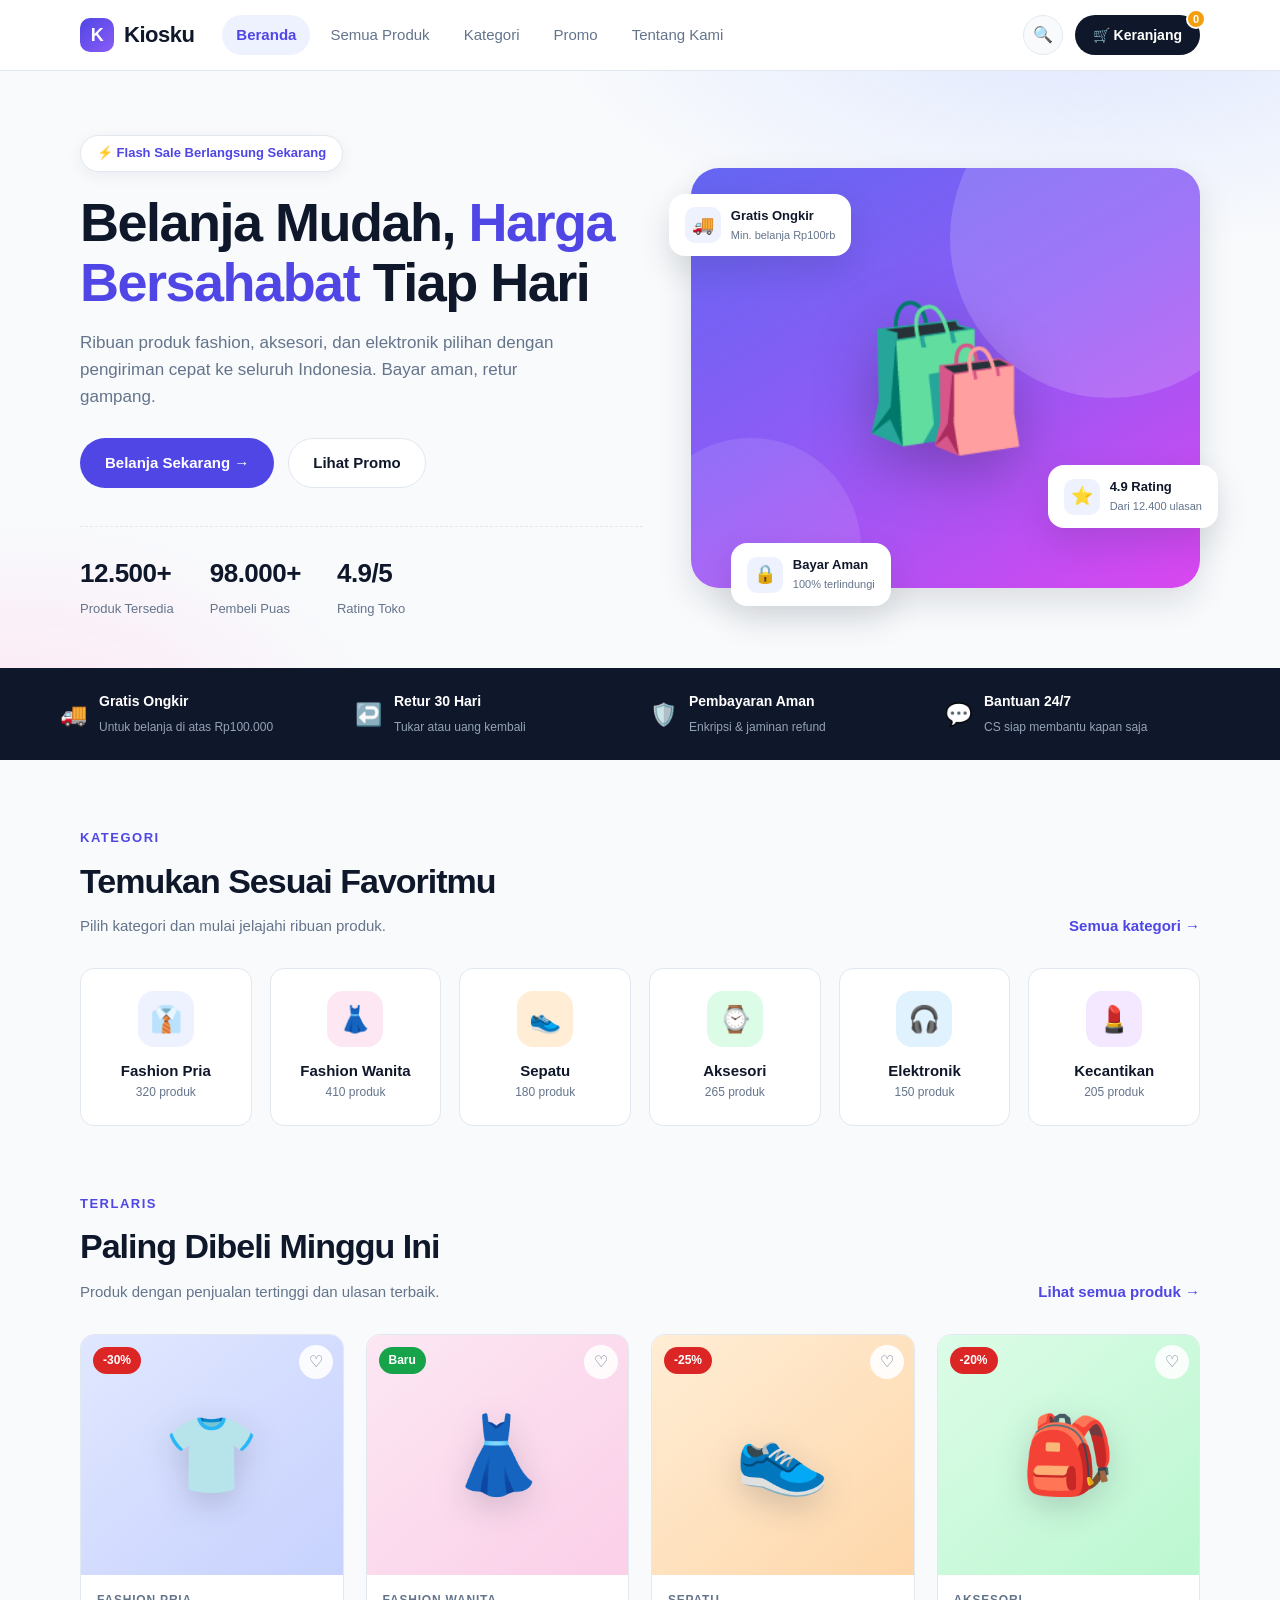
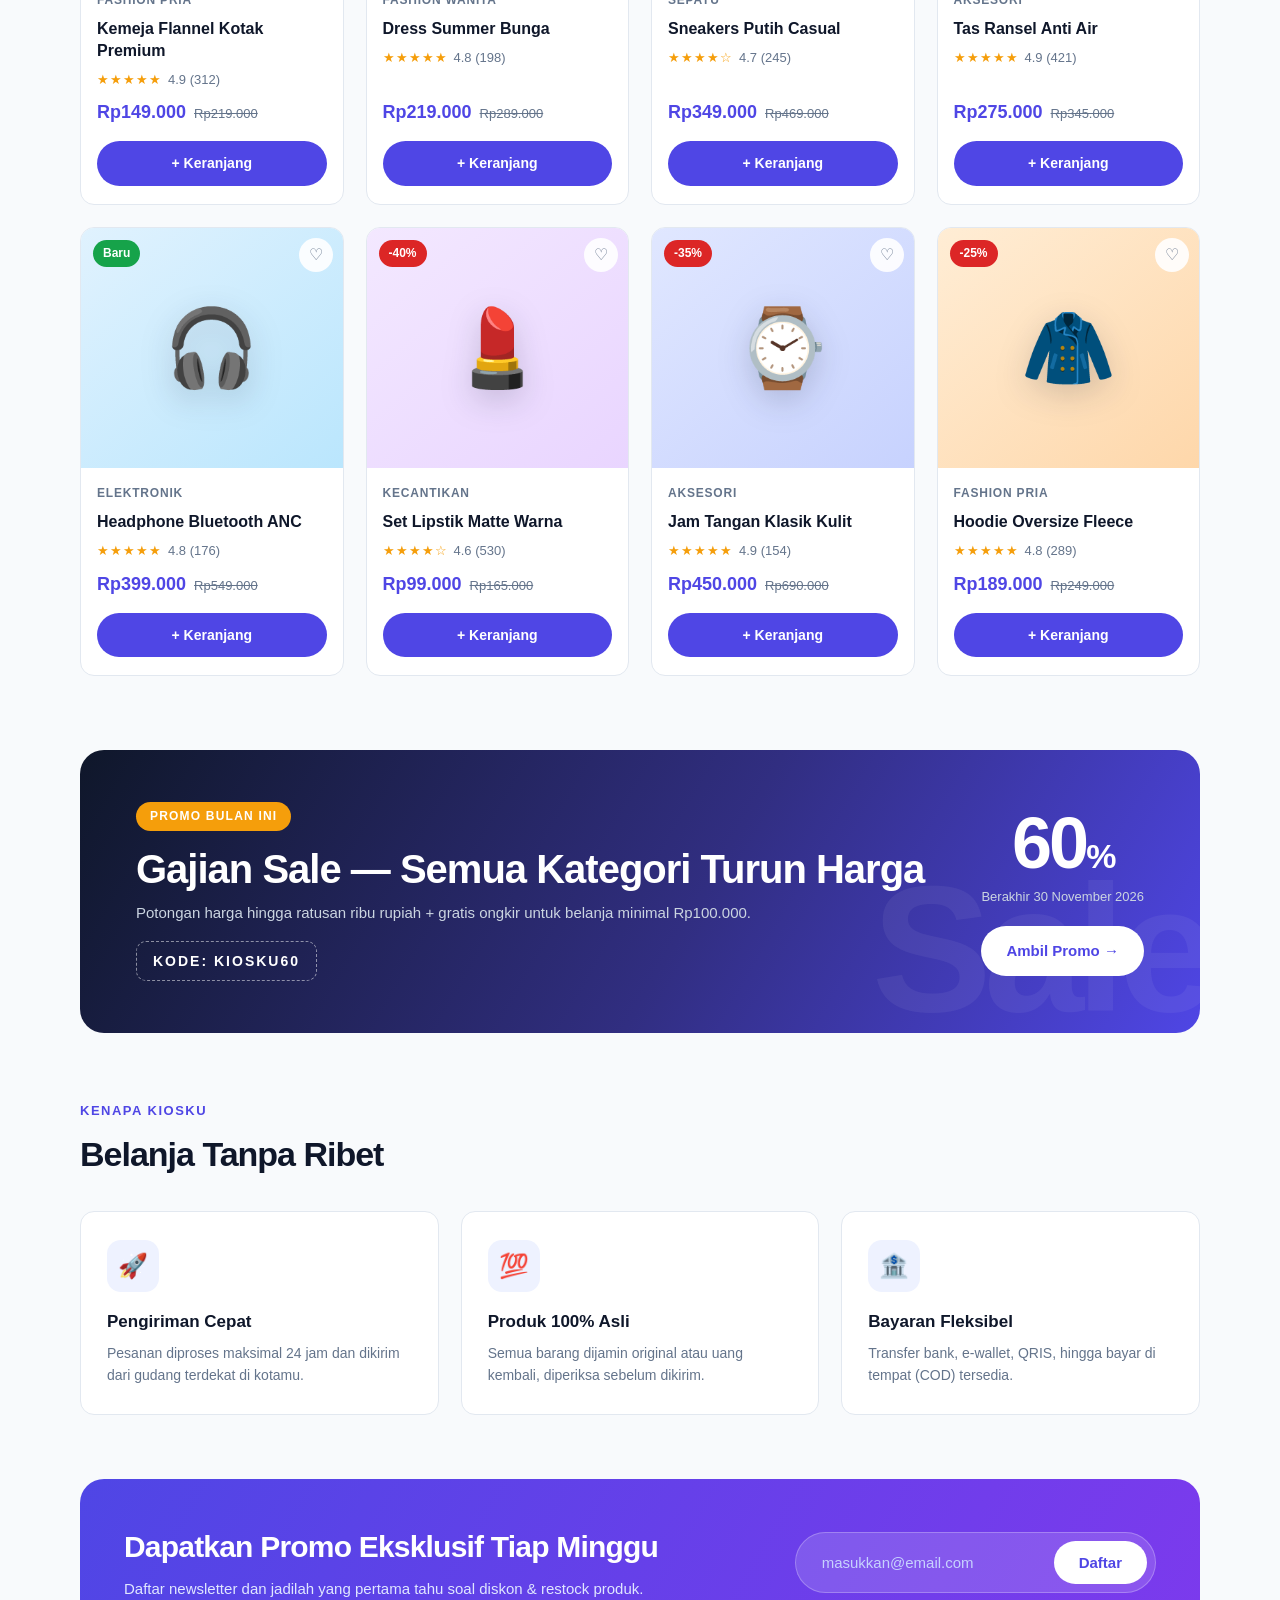
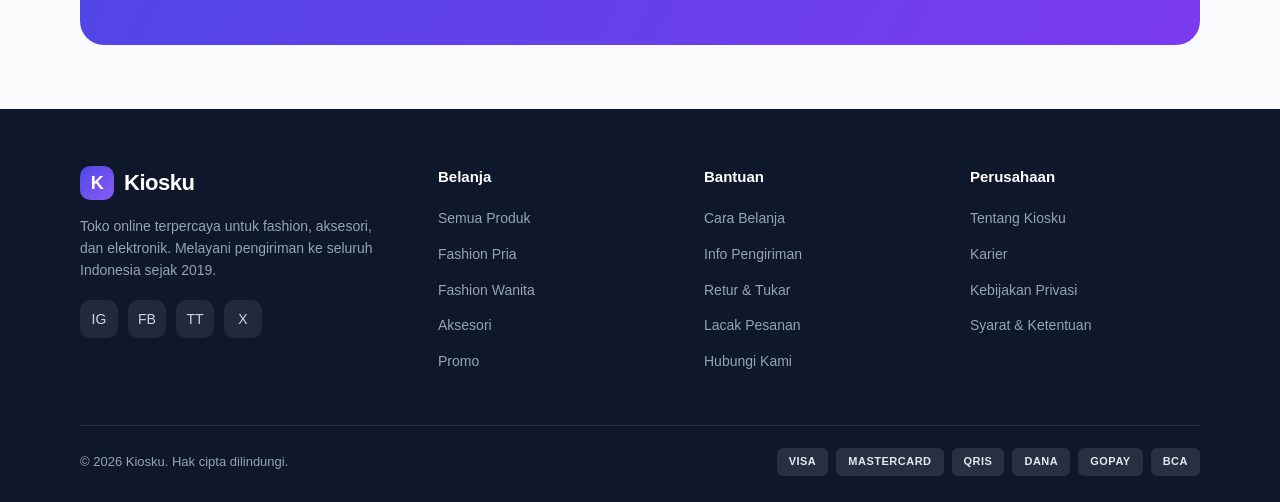
<file: index.html>
<!DOCTYPE html>
<html lang="id">
<head>
  <meta charset="UTF-8">
  <meta name="viewport" content="width=device-width, initial-scale=1">
  <title>Kiosku — Toko Online Fashion, Aksesori & Elektronik</title>
  <meta name="description" content="Kiosku, toko online terpercaya untuk fashion, aksesori, sepatu, dan elektronik. Gratis ongkir, retur 30 hari, bayar aman.">
  <link rel="stylesheet" href="style.css">
</head>
<body>

  <!-- ================= HEADER ================= -->
  <header class="site-header">
    <div class="container header-inner">
      <a class="logo" href="index.html">
        <span class="logo-mark">K</span> Kiosku
      </a>

      <nav class="nav">
        <a href="index.html" class="active">Beranda</a>
        <a href="produk.html">Semua Produk</a>
        <a href="index.html#kategori">Kategori</a>
        <a href="index.html#promo">Promo</a>
        <a href="index.html#footer">Tentang Kami</a>
      </nav>

      <div class="header-actions">
        <a class="icon-link" href="produk.html" aria-label="Cari produk">🔍</a>
        <a class="cart-btn" href="keranjang.html">
          🛒 Keranjang <span class="cart-count"></span>
        </a>
      </div>
    </div>
  </header>

  <main>

    <!-- ================= HERO ================= -->
    <section class="hero">
      <div class="container hero-inner">
        <div class="hero-content">
          <span class="hero-tag">⚡ Flash Sale Berlangsung Sekarang</span>
          <h1 class="hero-title">Belanja Mudah, <em>Harga Bersahabat</em> Tiap Hari</h1>
          <p class="hero-text">
            Ribuan produk fashion, aksesori, dan elektronik pilihan dengan
            pengiriman cepat ke seluruh Indonesia. Bayar aman, retur gampang.
          </p>

          <div class="hero-actions">
            <a class="btn btn-primary" href="produk.html">Belanja Sekarang →</a>
            <a class="btn btn-outline" href="index.html#promo">Lihat Promo</a>
          </div>

          <div class="hero-stats">
            <div class="stat"><b>12.500+</b><span>Produk Tersedia</span></div>
            <div class="stat"><b>98.000+</b><span>Pembeli Puas</span></div>
            <div class="stat"><b>4.9/5</b><span>Rating Toko</span></div>
          </div>
        </div>

        <div class="hero-visual">
          <div class="hero-panel">
            <span class="hero-emoji">🛍️</span>
          </div>
          <div class="float-card fc-1">
            <span class="fc-icon">🚚</span>
            <div>Gratis Ongkir<small>Min. belanja Rp100rb</small></div>
          </div>
          <div class="float-card fc-2">
            <span class="fc-icon">⭐</span>
            <div>4.9 Rating<small>Dari 12.400 ulasan</small></div>
          </div>
          <div class="float-card fc-3">
            <span class="fc-icon">🔒</span>
            <div>Bayar Aman<small>100% terlindungi</small></div>
          </div>
        </div>
      </div>
    </section>

    <!-- ================= STRIP KEPERCAYAAN ================= -->
    <section class="trust-strip">
      <div class="container trust-grid">
        <div class="trust-item">
          <span class="t-icon">🚚</span>
          <div><b>Gratis Ongkir</b><span>Untuk belanja di atas Rp100.000</span></div>
        </div>
        <div class="trust-item">
          <span class="t-icon">↩️</span>
          <div><b>Retur 30 Hari</b><span>Tukar atau uang kembali</span></div>
        </div>
        <div class="trust-item">
          <span class="t-icon">🛡️</span>
          <div><b>Pembayaran Aman</b><span>Enkripsi & jaminan refund</span></div>
        </div>
        <div class="trust-item">
          <span class="t-icon">💬</span>
          <div><b>Bantuan 24/7</b><span>CS siap membantu kapan saja</span></div>
        </div>
      </div>
    </section>

    <!-- ================= KATEGORI ================= -->
    <section class="section" id="kategori">
      <div class="container">
        <div class="section-head">
          <div>
            <span class="section-kicker">Kategori</span>
            <h2 class="section-title">Temukan Sesuai Favoritmu</h2>
            <p class="section-sub">Pilih kategori dan mulai jelajahi ribuan produk.</p>
          </div>
          <a class="link-more" href="produk.html">Semua kategori →</a>
        </div>

        <div class="category-grid">
          <a class="category-card" href="produk.html">
            <div class="category-emoji">👔</div>
            <div class="category-name">Fashion Pria</div>
            <div class="category-count">320 produk</div>
          </a>
          <a class="category-card" href="produk.html">
            <div class="category-emoji">👗</div>
            <div class="category-name">Fashion Wanita</div>
            <div class="category-count">410 produk</div>
          </a>
          <a class="category-card" href="produk.html">
            <div class="category-emoji">👟</div>
            <div class="category-name">Sepatu</div>
            <div class="category-count">180 produk</div>
          </a>
          <a class="category-card" href="produk.html">
            <div class="category-emoji">⌚</div>
            <div class="category-name">Aksesori</div>
            <div class="category-count">265 produk</div>
          </a>
          <a class="category-card" href="produk.html">
            <div class="category-emoji">🎧</div>
            <div class="category-name">Elektronik</div>
            <div class="category-count">150 produk</div>
          </a>
          <a class="category-card" href="produk.html">
            <div class="category-emoji">💄</div>
            <div class="category-name">Kecantikan</div>
            <div class="category-count">205 produk</div>
          </a>
        </div>
      </div>
    </section>

    <!-- ================= PRODUK TERLARIS ================= -->
    <section class="section" style="padding-top: 0;">
      <div class="container">
        <div class="section-head">
          <div>
            <span class="section-kicker">Terlaris</span>
            <h2 class="section-title">Paling Dibeli Minggu Ini</h2>
            <p class="section-sub">Produk dengan penjualan tertinggi dan ulasan terbaik.</p>
          </div>
          <a class="link-more" href="produk.html">Lihat semua produk →</a>
        </div>

        <div class="product-grid">

          <article class="product-card">
            <div class="product-media tint-1">
              <span class="product-badge">-30%</span>
              <button class="fav" type="button" aria-label="Simpan ke favorit">♡</button>
              <span class="product-emoji">👕</span>
              <a class="quick-view" href="produk.html">Lihat Detail</a>
            </div>
            <div class="product-info">
              <span class="product-cat">Fashion Pria</span>
              <h3 class="product-name"><a href="produk.html">Kemeja Flannel Kotak Premium</a></h3>
              <div class="product-meta">
                <span class="stars">★★★★★</span>
                <span class="rating-text">4.9 (312)</span>
              </div>
              <div class="product-price">
                <span class="price-now">Rp149.000</span>
                <span class="price-old">Rp219.000</span>
              </div>
              <a class="btn btn-primary add-btn" href="keranjang.html#kemeja-flannel">+ Keranjang</a>
            </div>
          </article>

          <article class="product-card">
            <div class="product-media tint-2">
              <span class="product-badge badge-new">Baru</span>
              <button class="fav" type="button" aria-label="Simpan ke favorit">♡</button>
              <span class="product-emoji">👗</span>
              <a class="quick-view" href="produk.html">Lihat Detail</a>
            </div>
            <div class="product-info">
              <span class="product-cat">Fashion Wanita</span>
              <h3 class="product-name"><a href="produk.html">Dress Summer Bunga</a></h3>
              <div class="product-meta">
                <span class="stars">★★★★★</span>
                <span class="rating-text">4.8 (198)</span>
              </div>
              <div class="product-price">
                <span class="price-now">Rp219.000</span>
                <span class="price-old">Rp289.000</span>
              </div>
              <a class="btn btn-primary add-btn" href="keranjang.html#dress-summer">+ Keranjang</a>
            </div>
          </article>

          <article class="product-card">
            <div class="product-media tint-3">
              <span class="product-badge">-25%</span>
              <button class="fav" type="button" aria-label="Simpan ke favorit">♡</button>
              <span class="product-emoji">👟</span>
              <a class="quick-view" href="produk.html">Lihat Detail</a>
            </div>
            <div class="product-info">
              <span class="product-cat">Sepatu</span>
              <h3 class="product-name"><a href="produk.html">Sneakers Putih Casual</a></h3>
              <div class="product-meta">
                <span class="stars">★★★★☆</span>
                <span class="rating-text">4.7 (245)</span>
              </div>
              <div class="product-price">
                <span class="price-now">Rp349.000</span>
                <span class="price-old">Rp469.000</span>
              </div>
              <a class="btn btn-primary add-btn" href="keranjang.html#sneakers-putih">+ Keranjang</a>
            </div>
          </article>

          <article class="product-card">
            <div class="product-media tint-4">
              <span class="product-badge">-20%</span>
              <button class="fav" type="button" aria-label="Simpan ke favorit">♡</button>
              <span class="product-emoji">🎒</span>
              <a class="quick-view" href="produk.html">Lihat Detail</a>
            </div>
            <div class="product-info">
              <span class="product-cat">Aksesori</span>
              <h3 class="product-name"><a href="produk.html">Tas Ransel Anti Air</a></h3>
              <div class="product-meta">
                <span class="stars">★★★★★</span>
                <span class="rating-text">4.9 (421)</span>
              </div>
              <div class="product-price">
                <span class="price-now">Rp275.000</span>
                <span class="price-old">Rp345.000</span>
              </div>
              <a class="btn btn-primary add-btn" href="keranjang.html#tas-ransel">+ Keranjang</a>
            </div>
          </article>

          <article class="product-card">
            <div class="product-media tint-5">
              <span class="product-badge badge-new">Baru</span>
              <button class="fav" type="button" aria-label="Simpan ke favorit">♡</button>
              <span class="product-emoji">🎧</span>
              <a class="quick-view" href="produk.html">Lihat Detail</a>
            </div>
            <div class="product-info">
              <span class="product-cat">Elektronik</span>
              <h3 class="product-name"><a href="produk.html">Headphone Bluetooth ANC</a></h3>
              <div class="product-meta">
                <span class="stars">★★★★★</span>
                <span class="rating-text">4.8 (176)</span>
              </div>
              <div class="product-price">
                <span class="price-now">Rp399.000</span>
                <span class="price-old">Rp549.000</span>
              </div>
              <a class="btn btn-primary add-btn" href="keranjang.html#headphone-anc">+ Keranjang</a>
            </div>
          </article>

          <article class="product-card">
            <div class="product-media tint-6">
              <span class="product-badge">-40%</span>
              <button class="fav" type="button" aria-label="Simpan ke favorit">♡</button>
              <span class="product-emoji">💄</span>
              <a class="quick-view" href="produk.html">Lihat Detail</a>
            </div>
            <div class="product-info">
              <span class="product-cat">Kecantikan</span>
              <h3 class="product-name"><a href="produk.html">Set Lipstik Matte Warna</a></h3>
              <div class="product-meta">
                <span class="stars">★★★★☆</span>
                <span class="rating-text">4.6 (530)</span>
              </div>
              <div class="product-price">
                <span class="price-now">Rp99.000</span>
                <span class="price-old">Rp165.000</span>
              </div>
              <a class="btn btn-primary add-btn" href="keranjang.html#lipstik-matte">+ Keranjang</a>
            </div>
          </article>

          <article class="product-card">
            <div class="product-media tint-1">
              <span class="product-badge">-35%</span>
              <button class="fav" type="button" aria-label="Simpan ke favorit">♡</button>
              <span class="product-emoji">⌚</span>
              <a class="quick-view" href="produk.html">Lihat Detail</a>
            </div>
            <div class="product-info">
              <span class="product-cat">Aksesori</span>
              <h3 class="product-name"><a href="produk.html">Jam Tangan Klasik Kulit</a></h3>
              <div class="product-meta">
                <span class="stars">★★★★★</span>
                <span class="rating-text">4.9 (154)</span>
              </div>
              <div class="product-price">
                <span class="price-now">Rp450.000</span>
                <span class="price-old">Rp690.000</span>
              </div>
              <a class="btn btn-primary add-btn" href="keranjang.html#jam-klasik">+ Keranjang</a>
            </div>
          </article>

          <article class="product-card">
            <div class="product-media tint-3">
              <span class="product-badge">-25%</span>
              <button class="fav" type="button" aria-label="Simpan ke favorit">♡</button>
              <span class="product-emoji">🧥</span>
              <a class="quick-view" href="produk.html">Lihat Detail</a>
            </div>
            <div class="product-info">
              <span class="product-cat">Fashion Pria</span>
              <h3 class="product-name"><a href="produk.html">Hoodie Oversize Fleece</a></h3>
              <div class="product-meta">
                <span class="stars">★★★★★</span>
                <span class="rating-text">4.8 (289)</span>
              </div>
              <div class="product-price">
                <span class="price-now">Rp189.000</span>
                <span class="price-old">Rp249.000</span>
              </div>
              <a class="btn btn-primary add-btn" href="keranjang.html#hoodie-fleece">+ Keranjang</a>
            </div>
          </article>

        </div>
      </div>
    </section>

    <!-- ================= PROMO ================= -->
    <section class="promo" id="promo">
      <div class="container">
        <div class="promo-banner">
          <div>
            <span class="promo-kicker">Promo Bulan Ini</span>
            <h2 class="promo-title">Gajian Sale — Semua Kategori Turun Harga</h2>
            <p class="promo-text">
              Potongan harga hingga ratusan ribu rupiah + gratis ongkir untuk belanja minimal Rp100.000.
            </p>
            <span class="promo-code">KODE: KIOSKU60</span>
          </div>
          <div class="promo-side">
            <div class="promo-percent">60<span>%</span></div>
            <p class="promo-deadline">Berakhir 30 November 2026</p>
            <a class="btn btn-light" href="produk.html">Ambil Promo →</a>
          </div>
        </div>
      </div>
    </section>

    <!-- ================= FITUR ================= -->
    <section class="section" style="padding-top: 0;">
      <div class="container">
        <div class="section-head">
          <div>
            <span class="section-kicker">Kenapa Kiosku</span>
            <h2 class="section-title">Belanja Tanpa Ribet</h2>
          </div>
        </div>

        <div class="feature-grid">
          <div class="feature-card">
            <div class="feature-icon">🚀</div>
            <h3>Pengiriman Cepat</h3>
            <p>Pesanan diproses maksimal 24 jam dan dikirim dari gudang terdekat di kotamu.</p>
          </div>
          <div class="feature-card">
            <div class="feature-icon">💯</div>
            <h3>Produk 100% Asli</h3>
            <p>Semua barang dijamin original atau uang kembali, diperiksa sebelum dikirim.</p>
          </div>
          <div class="feature-card">
            <div class="feature-icon">🏦</div>
            <h3>Bayaran Fleksibel</h3>
            <p>Transfer bank, e-wallet, QRIS, hingga bayar di tempat (COD) tersedia.</p>
          </div>
        </div>
      </div>
    </section>

    <!-- ================= NEWSLETTER ================= -->
    <section class="newsletter">
      <div class="container">
        <div class="newsletter-box">
          <div>
            <h2>Dapatkan Promo Eksklusif Tiap Minggu</h2>
            <p>Daftar newsletter dan jadilah yang pertama tahu soal diskon &amp; restock produk.</p>
          </div>
          <form class="newsletter-form" action="index.html" method="get">
            <input type="email" name="email" placeholder="masukkan@email.com" aria-label="Alamat email" required>
            <button class="btn btn-light" type="submit">Daftar</button>
          </form>
        </div>
      </div>
    </section>

  </main>

  <!-- ================= FOOTER ================= -->
  <footer class="site-footer" id="footer">
    <div class="container">
      <div class="footer-grid">
        <div class="footer-brand">
          <a class="logo" href="index.html"><span class="logo-mark">K</span> Kiosku</a>
          <p>
            Toko online terpercaya untuk fashion, aksesori, dan elektronik.
            Melayani pengiriman ke seluruh Indonesia sejak 2019.
          </p>
          <div class="footer-social">
            <a href="index.html" aria-label="Instagram">IG</a>
            <a href="index.html" aria-label="Facebook">FB</a>
            <a href="index.html" aria-label="TikTok">TT</a>
            <a href="index.html" aria-label="X">X</a>
          </div>
        </div>

        <div class="footer-col">
          <h4>Belanja</h4>
          <ul>
            <li><a href="produk.html">Semua Produk</a></li>
            <li><a href="produk.html">Fashion Pria</a></li>
            <li><a href="produk.html">Fashion Wanita</a></li>
            <li><a href="produk.html">Aksesori</a></li>
            <li><a href="index.html#promo">Promo</a></li>
          </ul>
        </div>

        <div class="footer-col">
          <h4>Bantuan</h4>
          <ul>
            <li><a href="index.html">Cara Belanja</a></li>
            <li><a href="index.html">Info Pengiriman</a></li>
            <li><a href="index.html">Retur &amp; Tukar</a></li>
            <li><a href="index.html">Lacak Pesanan</a></li>
            <li><a href="index.html">Hubungi Kami</a></li>
          </ul>
        </div>

        <div class="footer-col">
          <h4>Perusahaan</h4>
          <ul>
            <li><a href="index.html">Tentang Kiosku</a></li>
            <li><a href="index.html">Karier</a></li>
            <li><a href="index.html">Kebijakan Privasi</a></li>
            <li><a href="index.html">Syarat &amp; Ketentuan</a></li>
          </ul>
        </div>
      </div>

      <div class="footer-bottom">
        <span>© 2026 Kiosku. Hak cipta dilindungi.</span>
        <div class="pay-badges">
          <span>VISA</span>
          <span>MASTERCARD</span>
          <span>QRIS</span>
          <span>DANA</span>
          <span>GOPAY</span>
          <span>BCA</span>
        </div>
      </div>
    </div>
  </footer>

</body>
</html>
</file>
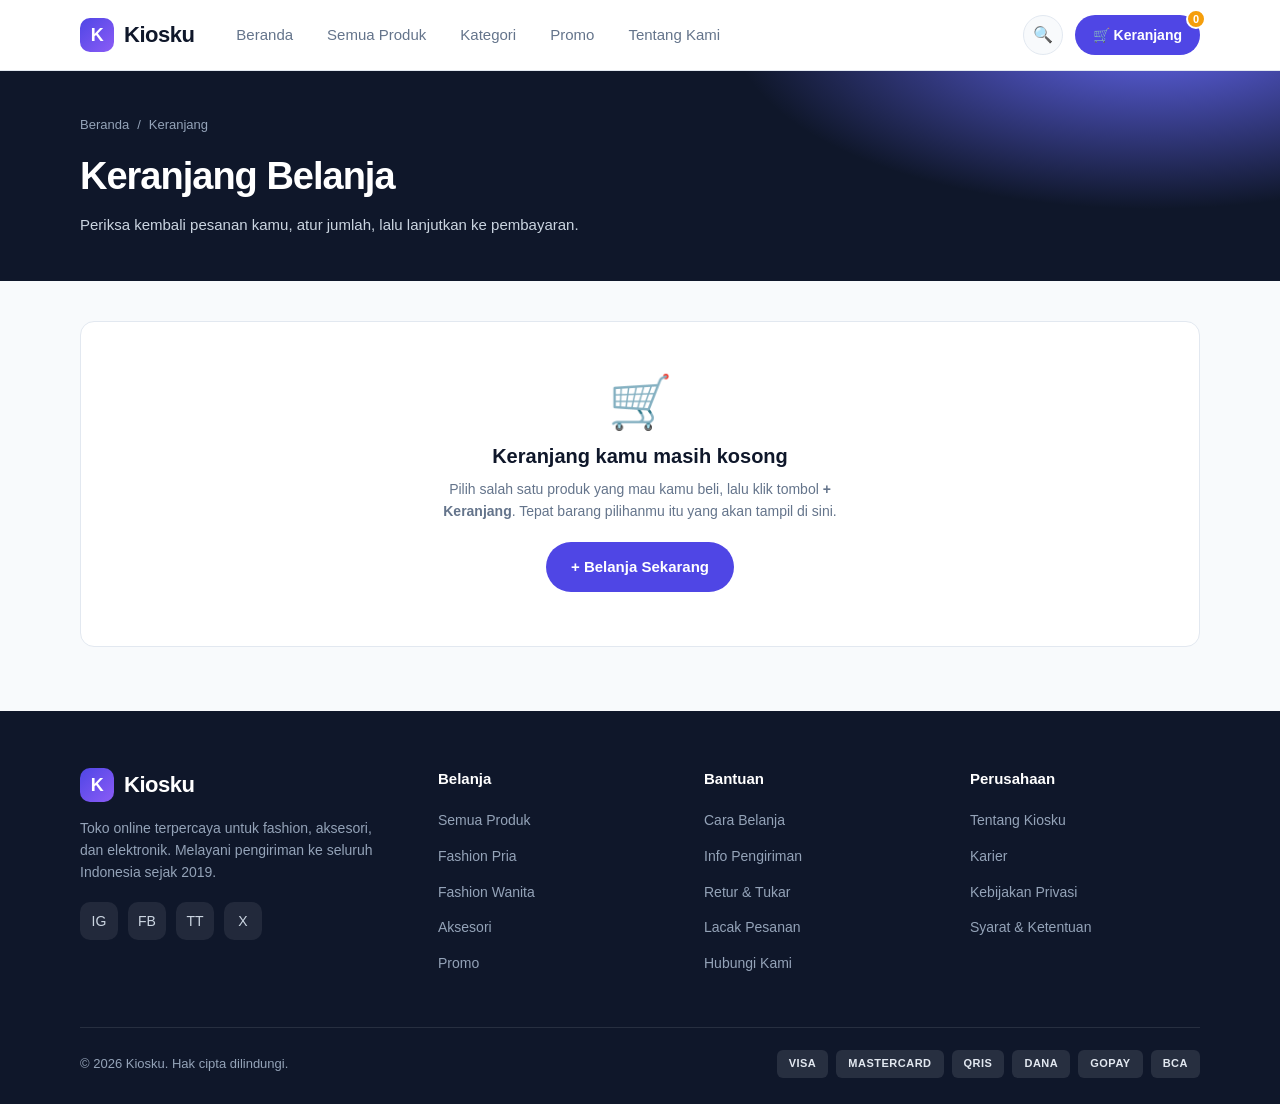
<file: keranjang.html>
<!DOCTYPE html>
<html lang="id">
<head>
  <meta charset="UTF-8">
  <meta name="viewport" content="width=device-width, initial-scale=1">
  <title>Keranjang Belanja — Kiosku</title>
  <meta name="description" content="Review produk di keranjang belanja kamu sebelum checkout di Kiosku.">
  <link rel="stylesheet" href="style.css">
</head>
<body>

  <!-- ================= HEADER ================= -->
  <header class="site-header">
    <div class="container header-inner">
      <a class="logo" href="index.html">
        <span class="logo-mark">K</span> Kiosku
      </a>

      <nav class="nav">
        <a href="index.html">Beranda</a>
        <a href="produk.html">Semua Produk</a>
        <a href="index.html#kategori">Kategori</a>
        <a href="index.html#promo">Promo</a>
        <a href="index.html#footer">Tentang Kami</a>
      </nav>

      <div class="header-actions">
        <a class="icon-link" href="produk.html" aria-label="Cari produk">🔍</a>
        <a class="cart-btn" href="keranjang.html" style="background: var(--primary);">
          🛒 Keranjang <span class="cart-count"></span>
        </a>
      </div>
    </div>
  </header>

  <main>

    <!-- ================= JUDUL HALAMAN ================= -->
    <section class="page-hero">
      <div class="container">
        <div class="breadcrumb">
          <a href="index.html">Beranda</a>
          <span>/</span>
          <span>Keranjang</span>
        </div>
        <h1>Keranjang Belanja</h1>
        <p>Periksa kembali pesanan kamu, atur jumlah, lalu lanjutkan ke pembayaran.</p>
      </div>
    </section>

    <!-- ================= ISI KERANJANG ================= -->
    <section class="cart-page">
      <div class="container cart-layout">

        <!-- Daftar item -->
        <div class="cart-panel">
          <div class="cart-panel-head">
            <h2>1 Item di Keranjang</h2>
            <span><a class="link-more" href="produk.html">← Lanjut belanja</a></span>
          </div>

          <div class="cart-empty">
            <span class="empty-emoji">🛒</span>
            <h2>Keranjang kamu masih kosong</h2>
            <p>Pilih salah satu produk yang mau kamu beli, lalu klik tombol <b>+ Keranjang</b>. Tepat barang pilihanmu itu yang akan tampil di sini.</p>
            <a class="btn btn-primary" href="produk.html">+ Belanja Sekarang</a>
          </div>

          <article class="cart-item" id="kemeja-flannel">
            <div class="cart-media tint-1">👕</div>
            <div class="cart-info">
              <span class="product-cat">Fashion Pria</span>
              <h3 class="cart-name"><a href="produk.html">Kemeja Flannel Kotak Premium</a></h3>
              <span class="cart-variant">Warna: Navy · Ukuran: L</span>
              <span class="picked-tag">Barang dipilih</span>
              <a class="cart-remove" href="keranjang.html">Hapus</a>
            </div>
            <label class="qty">
              <span class="qty-label">Jumlah</span>
              <select aria-label="Jumlah Kemeja Flannel">
                <option>1</option>
                <option>2</option>
                <option>3</option>
                <option>4</option>
                <option>5</option>
              </select>
            </label>
            <div class="cart-price">
              <span class="price-now">Rp149.000</span>
              <span class="cart-total-note">@Rp149.000</span>
            </div>
          </article>

          <article class="cart-item" id="dress-summer">
            <div class="cart-media tint-2">👗</div>
            <div class="cart-info">
              <span class="product-cat">Fashion Wanita</span>
              <h3 class="cart-name"><a href="produk.html">Dress Summer Bunga</a></h3>
              <span class="picked-tag">Barang dipilih</span>
              <a class="cart-remove" href="keranjang.html">Hapus</a>
            </div>
            <label class="qty">
              <span class="qty-label">Jumlah</span>
              <select aria-label="Jumlah Dress Summer">
                <option>1</option>
                <option>2</option>
                <option>3</option>
                <option>4</option>
                <option>5</option>
              </select>
            </label>
            <div class="cart-price">
              <span class="price-now">Rp219.000</span>
              <span class="cart-total-note">@Rp219.000</span>
            </div>
          </article>

          <article class="cart-item" id="sneakers-putih">
            <div class="cart-media tint-3">👟</div>
            <div class="cart-info">
              <span class="product-cat">Sepatu</span>
              <h3 class="cart-name"><a href="produk.html">Sneakers Putih Casual</a></h3>
              <span class="cart-variant">Warna: Putih · Ukuran: 42</span>
              <span class="picked-tag">Barang dipilih</span>
              <a class="cart-remove" href="keranjang.html">Hapus</a>
            </div>
            <label class="qty">
              <span class="qty-label">Jumlah</span>
              <select aria-label="Jumlah Sneakers Putih">
                <option>1</option>
                <option>2</option>
                <option>3</option>
                <option>4</option>
                <option>5</option>
              </select>
            </label>
            <div class="cart-price">
              <span class="price-now">Rp349.000</span>
              <span class="cart-total-note">@Rp349.000</span>
            </div>
          </article>

          <article class="cart-item" id="tas-ransel">
            <div class="cart-media tint-4">🎒</div>
            <div class="cart-info">
              <span class="product-cat">Aksesori</span>
              <h3 class="cart-name"><a href="produk.html">Tas Ransel Anti Air</a></h3>
              <span class="picked-tag">Barang dipilih</span>
              <a class="cart-remove" href="keranjang.html">Hapus</a>
            </div>
            <label class="qty">
              <span class="qty-label">Jumlah</span>
              <select aria-label="Jumlah Tas Ransel">
                <option>1</option>
                <option>2</option>
                <option>3</option>
                <option>4</option>
                <option>5</option>
              </select>
            </label>
            <div class="cart-price">
              <span class="price-now">Rp275.000</span>
              <span class="cart-total-note">@Rp275.000</span>
            </div>
          </article>

          <article class="cart-item" id="headphone-anc">
            <div class="cart-media tint-5">🎧</div>
            <div class="cart-info">
              <span class="product-cat">Elektronik</span>
              <h3 class="cart-name"><a href="produk.html">Headphone Bluetooth ANC</a></h3>
              <span class="cart-variant">Warna: Hitam · Garansi 12 bulan</span>
              <span class="picked-tag">Barang dipilih</span>
              <a class="cart-remove" href="keranjang.html">Hapus</a>
            </div>
            <label class="qty">
              <span class="qty-label">Jumlah</span>
              <select aria-label="Jumlah Headphone Bluetooth">
                <option>1</option>
                <option>2</option>
                <option>3</option>
                <option>4</option>
                <option>5</option>
              </select>
            </label>
            <div class="cart-price">
              <span class="price-now">Rp399.000</span>
              <span class="cart-total-note">@Rp399.000</span>
            </div>
          </article>

          <article class="cart-item" id="lipstik-matte">
            <div class="cart-media tint-6">💄</div>
            <div class="cart-info">
              <span class="product-cat">Kecantikan</span>
              <h3 class="cart-name"><a href="produk.html">Set Lipstik Matte Warna</a></h3>
              <span class="picked-tag">Barang dipilih</span>
              <a class="cart-remove" href="keranjang.html">Hapus</a>
            </div>
            <label class="qty">
              <span class="qty-label">Jumlah</span>
              <select aria-label="Jumlah Set Lipstik">
                <option>1</option>
                <option>2</option>
                <option>3</option>
                <option>4</option>
                <option>5</option>
              </select>
            </label>
            <div class="cart-price">
              <span class="price-now">Rp99.000</span>
              <span class="cart-total-note">@Rp99.000</span>
            </div>
          </article>

          <article class="cart-item" id="jam-klasik">
            <div class="cart-media tint-1">⌚</div>
            <div class="cart-info">
              <span class="product-cat">Aksesori</span>
              <h3 class="cart-name"><a href="produk.html">Jam Tangan Klasik Kulit</a></h3>
              <span class="picked-tag">Barang dipilih</span>
              <a class="cart-remove" href="keranjang.html">Hapus</a>
            </div>
            <label class="qty">
              <span class="qty-label">Jumlah</span>
              <select aria-label="Jumlah Jam Tangan">
                <option>1</option>
                <option>2</option>
                <option>3</option>
                <option>4</option>
                <option>5</option>
              </select>
            </label>
            <div class="cart-price">
              <span class="price-now">Rp450.000</span>
              <span class="cart-total-note">@Rp450.000</span>
            </div>
          </article>

          <article class="cart-item" id="hoodie-fleece">
            <div class="cart-media tint-3">🧥</div>
            <div class="cart-info">
              <span class="product-cat">Fashion Pria</span>
              <h3 class="cart-name"><a href="produk.html">Hoodie Oversize Fleece</a></h3>
              <span class="picked-tag">Barang dipilih</span>
              <a class="cart-remove" href="keranjang.html">Hapus</a>
            </div>
            <label class="qty">
              <span class="qty-label">Jumlah</span>
              <select aria-label="Jumlah Hoodie">
                <option>1</option>
                <option>2</option>
                <option>3</option>
                <option>4</option>
                <option>5</option>
              </select>
            </label>
            <div class="cart-price">
              <span class="price-now">Rp189.000</span>
              <span class="cart-total-note">@Rp189.000</span>
            </div>
          </article>

          <article class="cart-item" id="jeans-slim">
            <div class="cart-media tint-4">👖</div>
            <div class="cart-info">
              <span class="product-cat">Fashion Pria</span>
              <h3 class="cart-name"><a href="produk.html">Jeans Slim Fit Biru Tua</a></h3>
              <span class="picked-tag">Barang dipilih</span>
              <a class="cart-remove" href="keranjang.html">Hapus</a>
            </div>
            <label class="qty">
              <span class="qty-label">Jumlah</span>
              <select aria-label="Jumlah Jeans">
                <option>1</option>
                <option>2</option>
                <option>3</option>
                <option>4</option>
                <option>5</option>
              </select>
            </label>
            <div class="cart-price">
              <span class="price-now">Rp229.000</span>
              <span class="cart-total-note">@Rp229.000</span>
            </div>
          </article>

          <article class="cart-item" id="kacamata-retro">
            <div class="cart-media tint-6">🕶️</div>
            <div class="cart-info">
              <span class="product-cat">Aksesori</span>
              <h3 class="cart-name"><a href="produk.html">Kacamata Retro UV400</a></h3>
              <span class="picked-tag">Barang dipilih</span>
              <a class="cart-remove" href="keranjang.html">Hapus</a>
            </div>
            <label class="qty">
              <span class="qty-label">Jumlah</span>
              <select aria-label="Jumlah Kacamata">
                <option>1</option>
                <option>2</option>
                <option>3</option>
                <option>4</option>
                <option>5</option>
              </select>
            </label>
            <div class="cart-price">
              <span class="price-now">Rp120.000</span>
              <span class="cart-total-note">@Rp120.000</span>
            </div>
          </article>

          <article class="cart-item" id="tas-selempang">
            <div class="cart-media tint-2">👜</div>
            <div class="cart-info">
              <span class="product-cat">Fashion Wanita</span>
              <h3 class="cart-name"><a href="produk.html">Tas Selempang Kulit Sintetis</a></h3>
              <span class="picked-tag">Barang dipilih</span>
              <a class="cart-remove" href="keranjang.html">Hapus</a>
            </div>
            <label class="qty">
              <span class="qty-label">Jumlah</span>
              <select aria-label="Jumlah Tas Selempang">
                <option>1</option>
                <option>2</option>
                <option>3</option>
                <option>4</option>
                <option>5</option>
              </select>
            </label>
            <div class="cart-price">
              <span class="price-now">Rp199.000</span>
              <span class="cart-total-note">@Rp199.000</span>
            </div>
          </article>

          <article class="cart-item" id="smartwatch-amoled">
            <div class="cart-media tint-5">⌚</div>
            <div class="cart-info">
              <span class="product-cat">Elektronik</span>
              <h3 class="cart-name"><a href="produk.html">Smartwatch Fitnes AMOLED</a></h3>
              <span class="picked-tag">Barang dipilih</span>
              <a class="cart-remove" href="keranjang.html">Hapus</a>
            </div>
            <label class="qty">
              <span class="qty-label">Jumlah</span>
              <select aria-label="Jumlah Smartwatch">
                <option>1</option>
                <option>2</option>
                <option>3</option>
                <option>4</option>
                <option>5</option>
              </select>
            </label>
            <div class="cart-price">
              <span class="price-now">Rp349.000</span>
              <span class="cart-total-note">@Rp349.000</span>
            </div>
          </article>

          <div class="cart-foot">
            <span class="note">🚚 Pesanan di atas Rp100.000 mendapat <b>gratis ongkir</b>.</span>
            <a class="btn btn-outline" href="produk.html">+ Tambah Produk Lain</a>
          </div>
        </div>

        <!-- Ringkasan belanja -->
        <aside class="summary">
          <h2>Ringkasan Belanja</h2>

          <div class="summary-row">
            <span>Subtotal (1 item)</span>
            <b class="v-sub"></b>
          </div>
          <div class="summary-row discount">
            <span>Diskon promo KIOSKU60</span>
            <b class="v-disc"></b>
          </div>
          <div class="summary-row ship">
            <span>Ongkos kirim</span>
            <b class="v-ship"></b>
          </div>
          <div class="summary-row">
            <span>Biaya layanan</span>
            <b>Rp1.500</b>
          </div>

          <div class="summary-total">
            <span>Total Bayar</span>
            <span class="amount v-total"></span>
          </div>

          <form class="promo-form" action="keranjang.html" method="get">
            <input type="text" name="promo" placeholder="Kode promo" aria-label="Kode promo">
            <button class="btn btn-outline" type="submit">Pakai</button>
          </form>

          <a class="btn btn-primary btn-block" href="keranjang.html">Lanjut ke Pembayaran →</a>

          <div class="secure">🔒 Transaksi kamu terlindungi enkripsi</div>

          <p class="alt-pay">Belum siap bayar? <a href="keranjang.html">Simpan ke daftar belanja</a></p>
        </aside>

      </div>
    </section>

  </main>

  <!-- ================= FOOTER ================= -->
  <footer class="site-footer" id="footer">
    <div class="container">
      <div class="footer-grid">
        <div class="footer-brand">
          <a class="logo" href="index.html"><span class="logo-mark">K</span> Kiosku</a>
          <p>
            Toko online terpercaya untuk fashion, aksesori, dan elektronik.
            Melayani pengiriman ke seluruh Indonesia sejak 2019.
          </p>
          <div class="footer-social">
            <a href="index.html" aria-label="Instagram">IG</a>
            <a href="index.html" aria-label="Facebook">FB</a>
            <a href="index.html" aria-label="TikTok">TT</a>
            <a href="index.html" aria-label="X">X</a>
          </div>
        </div>

        <div class="footer-col">
          <h4>Belanja</h4>
          <ul>
            <li><a href="produk.html">Semua Produk</a></li>
            <li><a href="produk.html">Fashion Pria</a></li>
            <li><a href="produk.html">Fashion Wanita</a></li>
            <li><a href="produk.html">Aksesori</a></li>
            <li><a href="index.html#promo">Promo</a></li>
          </ul>
        </div>

        <div class="footer-col">
          <h4>Bantuan</h4>
          <ul>
            <li><a href="index.html">Cara Belanja</a></li>
            <li><a href="index.html">Info Pengiriman</a></li>
            <li><a href="index.html">Retur &amp; Tukar</a></li>
            <li><a href="index.html">Lacak Pesanan</a></li>
            <li><a href="index.html">Hubungi Kami</a></li>
          </ul>
        </div>

        <div class="footer-col">
          <h4>Perusahaan</h4>
          <ul>
            <li><a href="index.html">Tentang Kiosku</a></li>
            <li><a href="index.html">Karier</a></li>
            <li><a href="index.html">Kebijakan Privasi</a></li>
            <li><a href="index.html">Syarat &amp; Ketentuan</a></li>
          </ul>
        </div>
      </div>

      <div class="footer-bottom">
        <span>© 2026 Kiosku. Hak cipta dilindungi.</span>
        <div class="pay-badges">
          <span>VISA</span>
          <span>MASTERCARD</span>
          <span>QRIS</span>
          <span>DANA</span>
          <span>GOPAY</span>
          <span>BCA</span>
        </div>
      </div>
    </div>
  </footer>

</body>
</html>
</file>
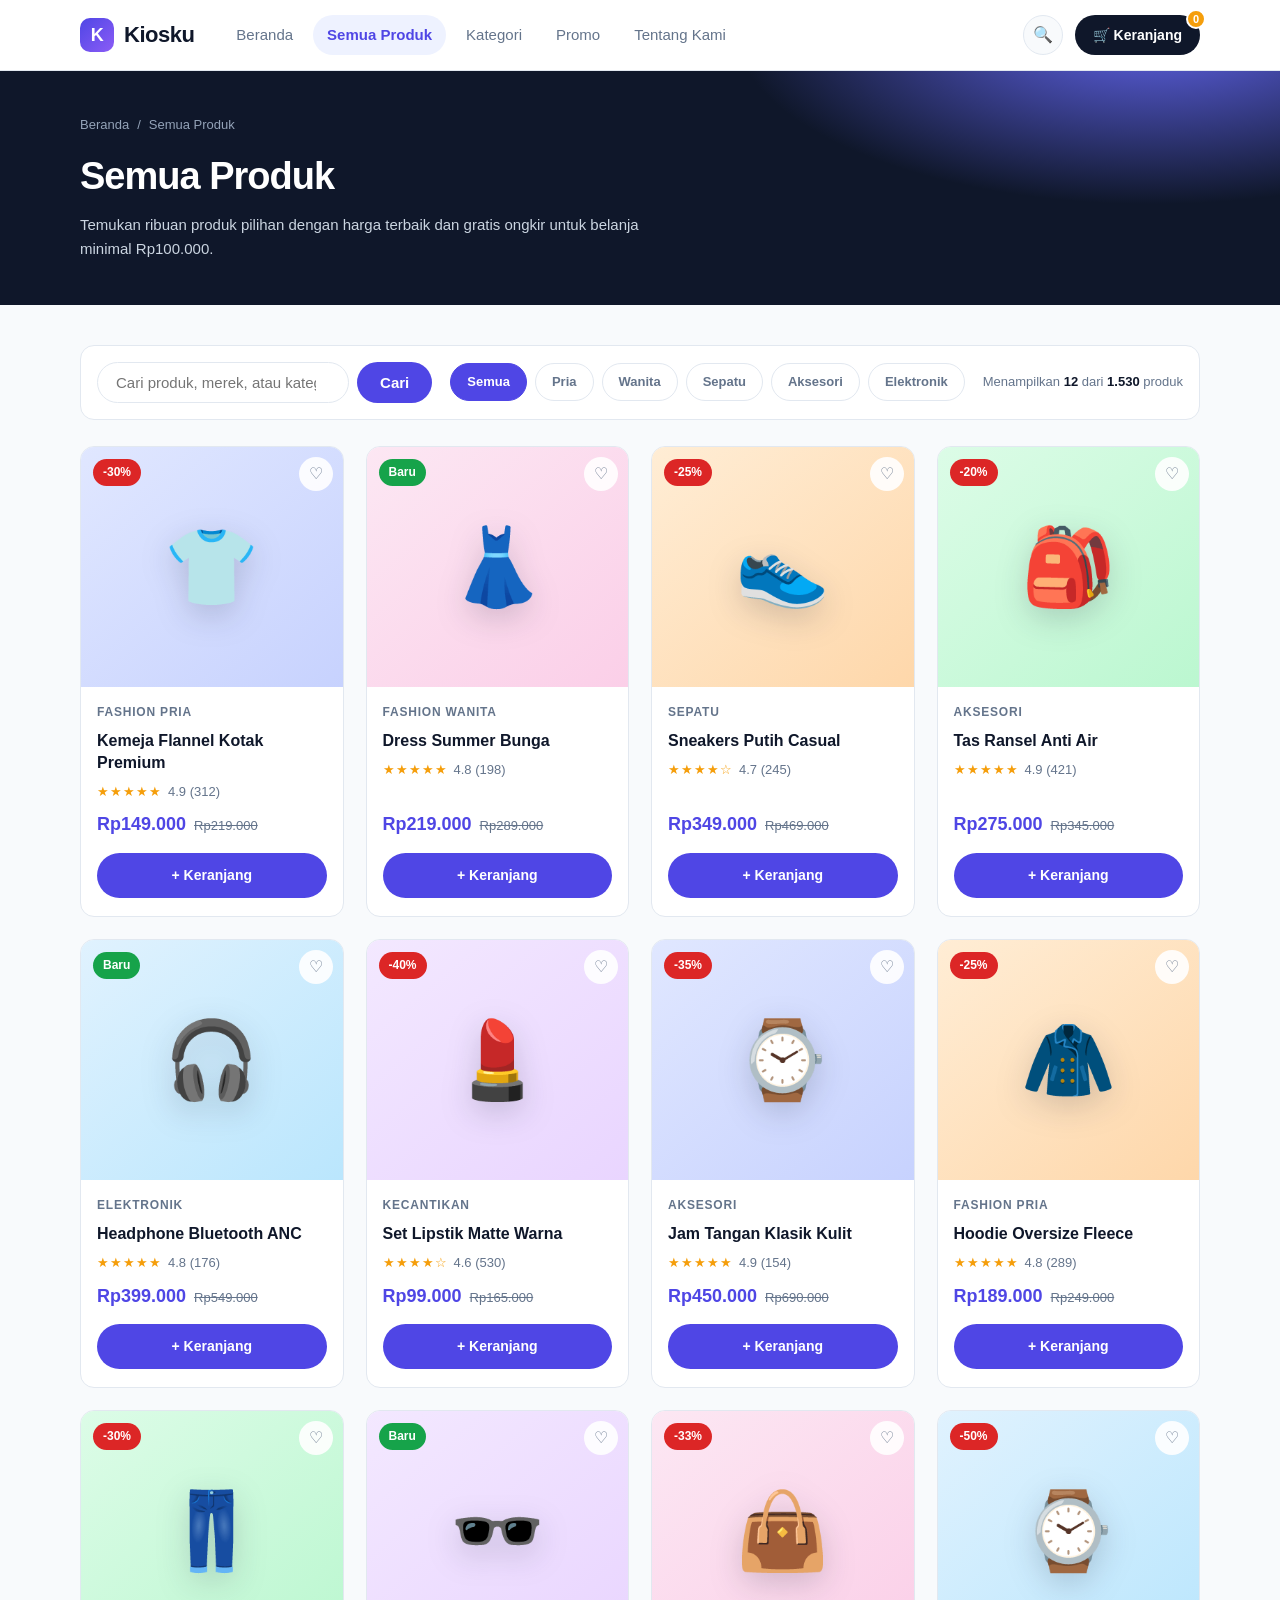
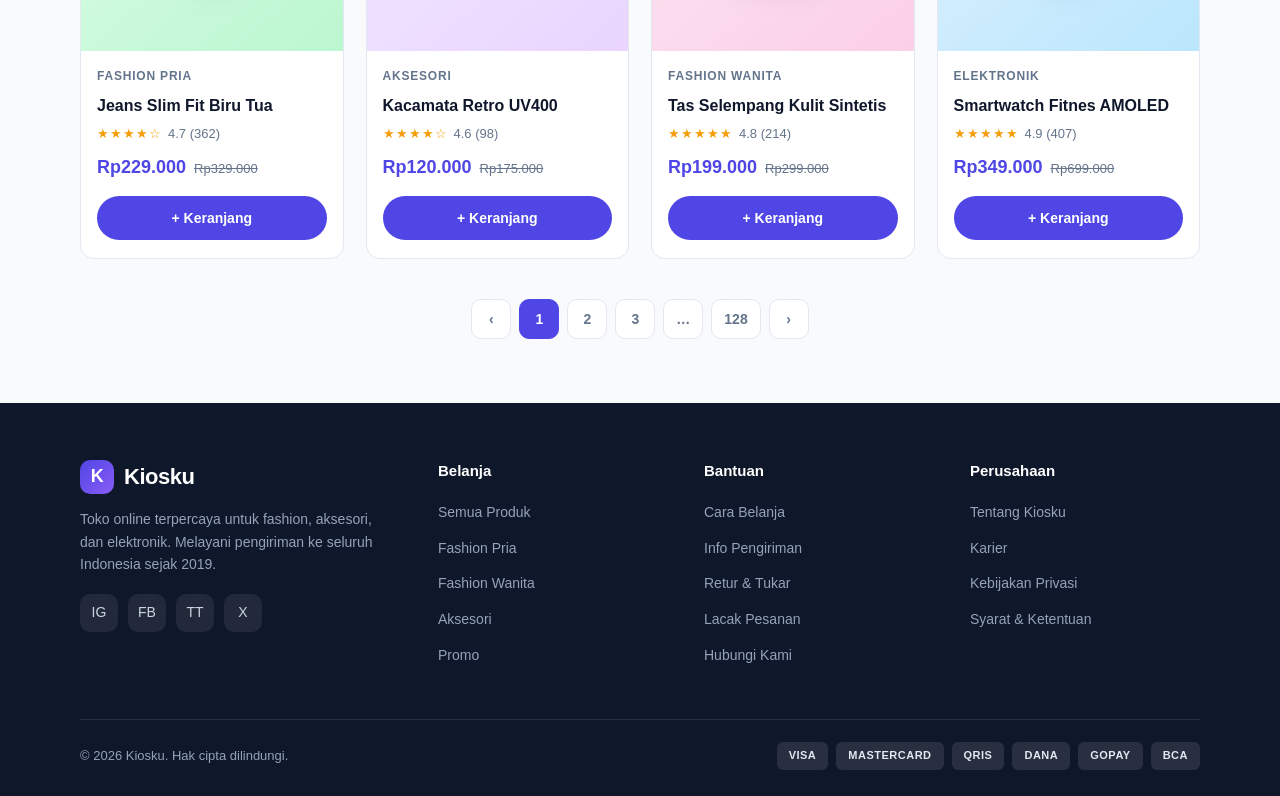
<file: produk.html>
<!DOCTYPE html>
<html lang="id">
<head>
  <meta charset="UTF-8">
  <meta name="viewport" content="width=device-width, initial-scale=1">
  <title>Semua Produk — Kiosku</title>
  <meta name="description" content="Jelajahi seluruh koleksi produk Kiosku: fashion, sepatu, aksesori, elektronik, dan kecantikan.">
  <link rel="stylesheet" href="style.css">
</head>
<body>

  <!-- ================= HEADER ================= -->
  <header class="site-header">
    <div class="container header-inner">
      <a class="logo" href="index.html">
        <span class="logo-mark">K</span> Kiosku
      </a>

      <nav class="nav">
        <a href="index.html">Beranda</a>
        <a href="produk.html" class="active">Semua Produk</a>
        <a href="index.html#kategori">Kategori</a>
        <a href="index.html#promo">Promo</a>
        <a href="index.html#footer">Tentang Kami</a>
      </nav>

      <div class="header-actions">
        <a class="icon-link" href="produk.html" aria-label="Cari produk">🔍</a>
        <a class="cart-btn" href="keranjang.html">
          🛒 Keranjang <span class="cart-count"></span>
        </a>
      </div>
    </div>
  </header>

  <main>

    <!-- ================= JUDUL HALAMAN ================= -->
    <section class="page-hero">
      <div class="container">
        <div class="breadcrumb">
          <a href="index.html">Beranda</a>
          <span>/</span>
          <span>Semua Produk</span>
        </div>
        <h1>Semua Produk</h1>
        <p>Temukan ribuan produk pilihan dengan harga terbaik dan gratis ongkir untuk belanja minimal Rp100.000.</p>
      </div>
    </section>

    <!-- ================= KATALOG ================= -->
    <section class="catalog">
      <div class="container">

        <!-- Toolbar: pencarian + filter + info -->
        <div class="toolbar">
          <form class="search-form" action="produk.html" method="get">
            <input type="search" name="q" placeholder="Cari produk, merek, atau kategori…" aria-label="Cari produk">
            <button class="btn btn-primary" type="submit">Cari</button>
          </form>

          <div class="filter-chips">
            <a class="chip active" href="produk.html">Semua</a>
            <a class="chip" href="produk.html">Pria</a>
            <a class="chip" href="produk.html">Wanita</a>
            <a class="chip" href="produk.html">Sepatu</a>
            <a class="chip" href="produk.html">Aksesori</a>
            <a class="chip" href="produk.html">Elektronik</a>
          </div>

          <span class="toolbar-meta">Menampilkan <b>12</b> dari <b>1.530</b> produk</span>
        </div>

        <!-- Grid produk -->
        <div class="product-grid">

          <article class="product-card">
            <div class="product-media tint-1">
              <span class="product-badge">-30%</span>
              <button class="fav" type="button" aria-label="Simpan ke favorit">♡</button>
              <span class="product-emoji">👕</span>
              <a class="quick-view" href="produk.html">Lihat Detail</a>
            </div>
            <div class="product-info">
              <span class="product-cat">Fashion Pria</span>
              <h3 class="product-name"><a href="produk.html">Kemeja Flannel Kotak Premium</a></h3>
              <div class="product-meta">
                <span class="stars">★★★★★</span>
                <span class="rating-text">4.9 (312)</span>
              </div>
              <div class="product-price">
                <span class="price-now">Rp149.000</span>
                <span class="price-old">Rp219.000</span>
              </div>
              <a class="btn btn-primary add-btn" href="keranjang.html#kemeja-flannel">+ Keranjang</a>
            </div>
          </article>

          <article class="product-card">
            <div class="product-media tint-2">
              <span class="product-badge badge-new">Baru</span>
              <button class="fav" type="button" aria-label="Simpan ke favorit">♡</button>
              <span class="product-emoji">👗</span>
              <a class="quick-view" href="produk.html">Lihat Detail</a>
            </div>
            <div class="product-info">
              <span class="product-cat">Fashion Wanita</span>
              <h3 class="product-name"><a href="produk.html">Dress Summer Bunga</a></h3>
              <div class="product-meta">
                <span class="stars">★★★★★</span>
                <span class="rating-text">4.8 (198)</span>
              </div>
              <div class="product-price">
                <span class="price-now">Rp219.000</span>
                <span class="price-old">Rp289.000</span>
              </div>
              <a class="btn btn-primary add-btn" href="keranjang.html#dress-summer">+ Keranjang</a>
            </div>
          </article>

          <article class="product-card">
            <div class="product-media tint-3">
              <span class="product-badge">-25%</span>
              <button class="fav" type="button" aria-label="Simpan ke favorit">♡</button>
              <span class="product-emoji">👟</span>
              <a class="quick-view" href="produk.html">Lihat Detail</a>
            </div>
            <div class="product-info">
              <span class="product-cat">Sepatu</span>
              <h3 class="product-name"><a href="produk.html">Sneakers Putih Casual</a></h3>
              <div class="product-meta">
                <span class="stars">★★★★☆</span>
                <span class="rating-text">4.7 (245)</span>
              </div>
              <div class="product-price">
                <span class="price-now">Rp349.000</span>
                <span class="price-old">Rp469.000</span>
              </div>
              <a class="btn btn-primary add-btn" href="keranjang.html#sneakers-putih">+ Keranjang</a>
            </div>
          </article>

          <article class="product-card">
            <div class="product-media tint-4">
              <span class="product-badge">-20%</span>
              <button class="fav" type="button" aria-label="Simpan ke favorit">♡</button>
              <span class="product-emoji">🎒</span>
              <a class="quick-view" href="produk.html">Lihat Detail</a>
            </div>
            <div class="product-info">
              <span class="product-cat">Aksesori</span>
              <h3 class="product-name"><a href="produk.html">Tas Ransel Anti Air</a></h3>
              <div class="product-meta">
                <span class="stars">★★★★★</span>
                <span class="rating-text">4.9 (421)</span>
              </div>
              <div class="product-price">
                <span class="price-now">Rp275.000</span>
                <span class="price-old">Rp345.000</span>
              </div>
              <a class="btn btn-primary add-btn" href="keranjang.html#tas-ransel">+ Keranjang</a>
            </div>
          </article>

          <article class="product-card">
            <div class="product-media tint-5">
              <span class="product-badge badge-new">Baru</span>
              <button class="fav" type="button" aria-label="Simpan ke favorit">♡</button>
              <span class="product-emoji">🎧</span>
              <a class="quick-view" href="produk.html">Lihat Detail</a>
            </div>
            <div class="product-info">
              <span class="product-cat">Elektronik</span>
              <h3 class="product-name"><a href="produk.html">Headphone Bluetooth ANC</a></h3>
              <div class="product-meta">
                <span class="stars">★★★★★</span>
                <span class="rating-text">4.8 (176)</span>
              </div>
              <div class="product-price">
                <span class="price-now">Rp399.000</span>
                <span class="price-old">Rp549.000</span>
              </div>
              <a class="btn btn-primary add-btn" href="keranjang.html#headphone-anc">+ Keranjang</a>
            </div>
          </article>

          <article class="product-card">
            <div class="product-media tint-6">
              <span class="product-badge">-40%</span>
              <button class="fav" type="button" aria-label="Simpan ke favorit">♡</button>
              <span class="product-emoji">💄</span>
              <a class="quick-view" href="produk.html">Lihat Detail</a>
            </div>
            <div class="product-info">
              <span class="product-cat">Kecantikan</span>
              <h3 class="product-name"><a href="produk.html">Set Lipstik Matte Warna</a></h3>
              <div class="product-meta">
                <span class="stars">★★★★☆</span>
                <span class="rating-text">4.6 (530)</span>
              </div>
              <div class="product-price">
                <span class="price-now">Rp99.000</span>
                <span class="price-old">Rp165.000</span>
              </div>
              <a class="btn btn-primary add-btn" href="keranjang.html#lipstik-matte">+ Keranjang</a>
            </div>
          </article>

          <article class="product-card">
            <div class="product-media tint-1">
              <span class="product-badge">-35%</span>
              <button class="fav" type="button" aria-label="Simpan ke favorit">♡</button>
              <span class="product-emoji">⌚</span>
              <a class="quick-view" href="produk.html">Lihat Detail</a>
            </div>
            <div class="product-info">
              <span class="product-cat">Aksesori</span>
              <h3 class="product-name"><a href="produk.html">Jam Tangan Klasik Kulit</a></h3>
              <div class="product-meta">
                <span class="stars">★★★★★</span>
                <span class="rating-text">4.9 (154)</span>
              </div>
              <div class="product-price">
                <span class="price-now">Rp450.000</span>
                <span class="price-old">Rp690.000</span>
              </div>
              <a class="btn btn-primary add-btn" href="keranjang.html#jam-klasik">+ Keranjang</a>
            </div>
          </article>

          <article class="product-card">
            <div class="product-media tint-3">
              <span class="product-badge">-25%</span>
              <button class="fav" type="button" aria-label="Simpan ke favorit">♡</button>
              <span class="product-emoji">🧥</span>
              <a class="quick-view" href="produk.html">Lihat Detail</a>
            </div>
            <div class="product-info">
              <span class="product-cat">Fashion Pria</span>
              <h3 class="product-name"><a href="produk.html">Hoodie Oversize Fleece</a></h3>
              <div class="product-meta">
                <span class="stars">★★★★★</span>
                <span class="rating-text">4.8 (289)</span>
              </div>
              <div class="product-price">
                <span class="price-now">Rp189.000</span>
                <span class="price-old">Rp249.000</span>
              </div>
              <a class="btn btn-primary add-btn" href="keranjang.html#hoodie-fleece">+ Keranjang</a>
            </div>
          </article>

          <article class="product-card">
            <div class="product-media tint-4">
              <span class="product-badge">-30%</span>
              <button class="fav" type="button" aria-label="Simpan ke favorit">♡</button>
              <span class="product-emoji">👖</span>
              <a class="quick-view" href="produk.html">Lihat Detail</a>
            </div>
            <div class="product-info">
              <span class="product-cat">Fashion Pria</span>
              <h3 class="product-name"><a href="produk.html">Jeans Slim Fit Biru Tua</a></h3>
              <div class="product-meta">
                <span class="stars">★★★★☆</span>
                <span class="rating-text">4.7 (362)</span>
              </div>
              <div class="product-price">
                <span class="price-now">Rp229.000</span>
                <span class="price-old">Rp329.000</span>
              </div>
              <a class="btn btn-primary add-btn" href="keranjang.html#jeans-slim">+ Keranjang</a>
            </div>
          </article>

          <article class="product-card">
            <div class="product-media tint-6">
              <span class="product-badge badge-new">Baru</span>
              <button class="fav" type="button" aria-label="Simpan ke favorit">♡</button>
              <span class="product-emoji">🕶️</span>
              <a class="quick-view" href="produk.html">Lihat Detail</a>
            </div>
            <div class="product-info">
              <span class="product-cat">Aksesori</span>
              <h3 class="product-name"><a href="produk.html">Kacamata Retro UV400</a></h3>
              <div class="product-meta">
                <span class="stars">★★★★☆</span>
                <span class="rating-text">4.6 (98)</span>
              </div>
              <div class="product-price">
                <span class="price-now">Rp120.000</span>
                <span class="price-old">Rp175.000</span>
              </div>
              <a class="btn btn-primary add-btn" href="keranjang.html#kacamata-retro">+ Keranjang</a>
            </div>
          </article>

          <article class="product-card">
            <div class="product-media tint-2">
              <span class="product-badge">-33%</span>
              <button class="fav" type="button" aria-label="Simpan ke favorit">♡</button>
              <span class="product-emoji">👜</span>
              <a class="quick-view" href="produk.html">Lihat Detail</a>
            </div>
            <div class="product-info">
              <span class="product-cat">Fashion Wanita</span>
              <h3 class="product-name"><a href="produk.html">Tas Selempang Kulit Sintetis</a></h3>
              <div class="product-meta">
                <span class="stars">★★★★★</span>
                <span class="rating-text">4.8 (214)</span>
              </div>
              <div class="product-price">
                <span class="price-now">Rp199.000</span>
                <span class="price-old">Rp299.000</span>
              </div>
              <a class="btn btn-primary add-btn" href="keranjang.html#tas-selempang">+ Keranjang</a>
            </div>
          </article>

          <article class="product-card">
            <div class="product-media tint-5">
              <span class="product-badge">-50%</span>
              <button class="fav" type="button" aria-label="Simpan ke favorit">♡</button>
              <span class="product-emoji">⌚</span>
              <a class="quick-view" href="produk.html">Lihat Detail</a>
            </div>
            <div class="product-info">
              <span class="product-cat">Elektronik</span>
              <h3 class="product-name"><a href="produk.html">Smartwatch Fitnes AMOLED</a></h3>
              <div class="product-meta">
                <span class="stars">★★★★★</span>
                <span class="rating-text">4.9 (407)</span>
              </div>
              <div class="product-price">
                <span class="price-now">Rp349.000</span>
                <span class="price-old">Rp699.000</span>
              </div>
              <a class="btn btn-primary add-btn" href="keranjang.html#smartwatch-amoled">+ Keranjang</a>
            </div>
          </article>

        </div>

        <!-- Pagination -->
        <nav class="pagination" aria-label="Navigasi halaman">
          <a class="page-link" href="produk.html">‹</a>
          <a class="page-link active" href="produk.html">1</a>
          <a class="page-link" href="produk.html">2</a>
          <a class="page-link" href="produk.html">3</a>
          <a class="page-link" href="produk.html">…</a>
          <a class="page-link" href="produk.html">128</a>
          <a class="page-link" href="produk.html">›</a>
        </nav>

      </div>
    </section>

  </main>

  <!-- ================= FOOTER ================= -->
  <footer class="site-footer" id="footer">
    <div class="container">
      <div class="footer-grid">
        <div class="footer-brand">
          <a class="logo" href="index.html"><span class="logo-mark">K</span> Kiosku</a>
          <p>
            Toko online terpercaya untuk fashion, aksesori, dan elektronik.
            Melayani pengiriman ke seluruh Indonesia sejak 2019.
          </p>
          <div class="footer-social">
            <a href="index.html" aria-label="Instagram">IG</a>
            <a href="index.html" aria-label="Facebook">FB</a>
            <a href="index.html" aria-label="TikTok">TT</a>
            <a href="index.html" aria-label="X">X</a>
          </div>
        </div>

        <div class="footer-col">
          <h4>Belanja</h4>
          <ul>
            <li><a href="produk.html">Semua Produk</a></li>
            <li><a href="produk.html">Fashion Pria</a></li>
            <li><a href="produk.html">Fashion Wanita</a></li>
            <li><a href="produk.html">Aksesori</a></li>
            <li><a href="index.html#promo">Promo</a></li>
          </ul>
        </div>

        <div class="footer-col">
          <h4>Bantuan</h4>
          <ul>
            <li><a href="index.html">Cara Belanja</a></li>
            <li><a href="index.html">Info Pengiriman</a></li>
            <li><a href="index.html">Retur &amp; Tukar</a></li>
            <li><a href="index.html">Lacak Pesanan</a></li>
            <li><a href="index.html">Hubungi Kami</a></li>
          </ul>
        </div>

        <div class="footer-col">
          <h4>Perusahaan</h4>
          <ul>
            <li><a href="index.html">Tentang Kiosku</a></li>
            <li><a href="index.html">Karier</a></li>
            <li><a href="index.html">Kebijakan Privasi</a></li>
            <li><a href="index.html">Syarat &amp; Ketentuan</a></li>
          </ul>
        </div>
      </div>

      <div class="footer-bottom">
        <span>© 2026 Kiosku. Hak cipta dilindungi.</span>
        <div class="pay-badges">
          <span>VISA</span>
          <span>MASTERCARD</span>
          <span>QRIS</span>
          <span>DANA</span>
          <span>GOPAY</span>
          <span>BCA</span>
        </div>
      </div>
    </div>
  </footer>

</body>
</html>
</file>
<file: style.css>
/* =========================================================
   Kiosku — Online Shop (HTML + CSS saja, tanpa JavaScript)
   ========================================================= */

/* ---------- Variabel & dasar ---------- */
:root {
  --primary: #4f46e5;
  --primary-dark: #4338ca;
  --primary-soft: #eef2ff;
  --accent: #f59e0b;
  --ink: #0f172a;
  --muted: #64748b;
  --line: #e2e8f0;
  --bg: #f8fafc;
  --surface: #ffffff;
  --green: #16a34a;
  --red: #dc2626;
  --radius: 14px;
  --radius-sm: 10px;
  --shadow: 0 4px 16px rgba(15, 23, 42, 0.06);
  --shadow-lg: 0 14px 34px rgba(15, 23, 42, 0.12);
  --font: "Segoe UI", -apple-system, BlinkMacSystemFont, Roboto,
    "Helvetica Neue", Arial, sans-serif;
}

* {
  margin: 0;
  padding: 0;
  box-sizing: border-box;
}

html {
  scroll-behavior: smooth;
}

body {
  font-family: var(--font);
  background: var(--bg);
  color: var(--ink);
  line-height: 1.6;
  font-size: 16px;
}

img {
  max-width: 100%;
  display: block;
}

a {
  color: inherit;
  text-decoration: none;
}

ul {
  list-style: none;
}

button,
input,
select {
  font-family: inherit;
}

.container {
  width: 100%;
  max-width: 1160px;
  margin: 0 auto;
  padding: 0 20px;
}

/* ---------- Tombol ---------- */
.btn {
  display: inline-flex;
  align-items: center;
  justify-content: center;
  gap: 8px;
  padding: 12px 24px;
  border-radius: 999px;
  border: 1.5px solid transparent;
  font-weight: 600;
  font-size: 15px;
  cursor: pointer;
  transition: 0.2s ease;
  white-space: nowrap;
}

.btn-primary {
  background: var(--primary);
  color: #fff;
}

.btn-primary:hover {
  background: var(--primary-dark);
  transform: translateY(-2px);
  box-shadow: 0 8px 20px rgba(79, 70, 229, 0.35);
}

.btn-outline {
  border-color: var(--line);
  background: #fff;
  color: var(--ink);
}

.btn-outline:hover {
  border-color: var(--primary);
  color: var(--primary);
}

.btn-light {
  background: #fff;
  color: var(--primary);
}

.btn-light:hover {
  transform: translateY(-2px);
  box-shadow: var(--shadow-lg);
}

.btn-block {
  width: 100%;
}

/* ---------- Header ---------- */
.site-header {
  position: sticky;
  top: 0;
  z-index: 50;
  background: rgba(255, 255, 255, 0.96);
  backdrop-filter: blur(8px);
  border-bottom: 1px solid var(--line);
}

.header-inner {
  display: flex;
  align-items: center;
  gap: 28px;
  min-height: 70px;
}

.logo {
  display: flex;
  align-items: center;
  gap: 10px;
  font-size: 22px;
  font-weight: 800;
  letter-spacing: -0.5px;
}

.logo-mark {
  width: 34px;
  height: 34px;
  border-radius: 10px;
  background: linear-gradient(135deg, var(--primary), #8b5cf6);
  color: #fff;
  display: grid;
  place-items: center;
  font-size: 18px;
  font-weight: 800;
}

.nav {
  display: flex;
  align-items: center;
  gap: 6px;
}

.nav a {
  padding: 8px 14px;
  border-radius: 999px;
  font-size: 15px;
  font-weight: 500;
  color: var(--muted);
  transition: 0.2s ease;
}

.nav a:hover {
  color: var(--primary);
  background: var(--primary-soft);
}

.nav a.active {
  color: var(--primary);
  background: var(--primary-soft);
  font-weight: 600;
}

.header-actions {
  margin-left: auto;
  display: flex;
  align-items: center;
  gap: 12px;
}

.icon-link {
  width: 40px;
  height: 40px;
  border-radius: 50%;
  display: grid;
  place-items: center;
  background: var(--bg);
  border: 1px solid var(--line);
  font-size: 16px;
  transition: 0.2s ease;
}

.icon-link:hover {
  background: var(--primary-soft);
  border-color: var(--primary);
}

.cart-btn {
  position: relative;
  display: inline-flex;
  align-items: center;
  gap: 8px;
  padding: 9px 18px;
  border-radius: 999px;
  background: var(--ink);
  color: #fff;
  font-size: 14px;
  font-weight: 600;
  transition: 0.2s ease;
}

.cart-btn:hover {
  background: var(--primary);
}

.cart-count {
  position: absolute;
  top: -6px;
  right: -6px;
  min-width: 20px;
  height: 20px;
  padding: 0 5px;
  border-radius: 999px;
  background: var(--accent);
  color: #fff;
  font-size: 11px;
  font-weight: 700;
  display: grid;
  place-items: center;
  border: 2px solid #fff;
}

/* ---------- Hero ---------- */
.hero {
  padding: 64px 0 48px;
  background:
    radial-gradient(900px 400px at 85% -10%, #e0e7ff 0%, transparent 60%),
    radial-gradient(700px 380px at 0% 110%, #fce7f3 0%, transparent 55%),
    var(--bg);
}

.hero-inner {
  display: grid;
  grid-template-columns: 1.05fr 0.95fr;
  gap: 48px;
  align-items: center;
}

.hero-tag {
  display: inline-flex;
  align-items: center;
  gap: 8px;
  padding: 7px 16px;
  border-radius: 999px;
  background: #fff;
  border: 1px solid var(--line);
  font-size: 13px;
  font-weight: 600;
  color: var(--primary);
  box-shadow: var(--shadow);
}

.hero-title {
  font-size: clamp(34px, 5vw, 54px);
  line-height: 1.12;
  font-weight: 800;
  letter-spacing: -1.5px;
  margin: 20px 0 16px;
}

.hero-title em {
  font-style: normal;
  color: var(--primary);
  position: relative;
}

.hero-title em::after {
  content: "";
  position: absolute;
  left: 0;
  bottom: 6px;
  width: 100%;
  height: 10px;
  background: #fde68a;
  z-index: -1;
  border-radius: 4px;
}

.hero-text {
  font-size: 17px;
  color: var(--muted);
  max-width: 480px;
}

.hero-actions {
  display: flex;
  flex-wrap: wrap;
  gap: 14px;
  margin-top: 28px;
}

.hero-stats {
  display: flex;
  gap: 36px;
  margin-top: 38px;
  padding-top: 26px;
  border-top: 1px dashed var(--line);
}

.stat b {
  display: block;
  font-size: 26px;
  font-weight: 800;
  letter-spacing: -0.5px;
}

.stat span {
  font-size: 13px;
  color: var(--muted);
}

/* Panel visual hero (murni CSS) */
.hero-visual {
  position: relative;
  min-height: 420px;
}

.hero-panel {
  position: absolute;
  inset: 0;
  border-radius: 28px;
  background: linear-gradient(150deg, #6366f1 0%, #8b5cf6 45%, #d946ef 100%);
  box-shadow: var(--shadow-lg);
  overflow: hidden;
  display: grid;
  place-items: center;
}

.hero-panel::before {
  content: "";
  position: absolute;
  width: 320px;
  height: 320px;
  border-radius: 50%;
  background: rgba(255, 255, 255, 0.16);
  top: -90px;
  right: -70px;
}

.hero-panel::after {
  content: "";
  position: absolute;
  width: 220px;
  height: 220px;
  border-radius: 50%;
  background: rgba(255, 255, 255, 0.1);
  bottom: -70px;
  left: -50px;
}

.hero-emoji {
  font-size: 140px;
  filter: drop-shadow(0 18px 30px rgba(0, 0, 0, 0.25));
}

.float-card {
  position: absolute;
  background: #fff;
  border-radius: 16px;
  padding: 12px 16px;
  box-shadow: var(--shadow-lg);
  display: flex;
  align-items: center;
  gap: 10px;
  font-size: 13px;
  font-weight: 600;
  z-index: 2;
}

.float-card small {
  display: block;
  font-weight: 500;
  color: var(--muted);
  font-size: 11px;
}

.float-card .fc-icon {
  width: 36px;
  height: 36px;
  border-radius: 10px;
  display: grid;
  place-items: center;
  font-size: 18px;
  background: var(--primary-soft);
}

.fc-1 {
  top: 26px;
  left: -22px;
}

.fc-2 {
  bottom: 60px;
  right: -18px;
}

.fc-3 {
  bottom: -18px;
  left: 40px;
}

/* ---------- Strip kepercayaan ---------- */
.trust-strip {
  background: var(--ink);
  color: #fff;
}

.trust-grid {
  display: grid;
  grid-template-columns: repeat(4, 1fr);
  gap: 20px;
  padding: 22px 0;
}

.trust-item {
  display: flex;
  align-items: center;
  gap: 12px;
}

.trust-item .t-icon {
  font-size: 22px;
}

.trust-item b {
  display: block;
  font-size: 14px;
}

.trust-item span {
  font-size: 12px;
  color: #94a3b8;
}

/* ---------- Section ---------- */
.section {
  padding: 64px 0;
}

.section-head {
  display: flex;
  align-items: flex-end;
  justify-content: space-between;
  gap: 20px;
  margin-bottom: 30px;
}

.section-kicker {
  font-size: 13px;
  font-weight: 700;
  text-transform: uppercase;
  letter-spacing: 1.5px;
  color: var(--primary);
}

.section-title {
  font-size: clamp(24px, 3vw, 34px);
  font-weight: 800;
  letter-spacing: -1px;
  margin-top: 4px;
}

.section-sub {
  color: var(--muted);
  font-size: 15px;
  margin-top: 6px;
}

.link-more {
  font-weight: 600;
  font-size: 15px;
  color: var(--primary);
  white-space: nowrap;
}

.link-more:hover {
  text-decoration: underline;
}

/* ---------- Kategori ---------- */
.category-grid {
  display: grid;
  grid-template-columns: repeat(6, 1fr);
  gap: 18px;
}

.category-card {
  background: var(--surface);
  border: 1px solid var(--line);
  border-radius: var(--radius);
  padding: 22px 14px;
  text-align: center;
  transition: 0.22s ease;
}

.category-card:hover {
  transform: translateY(-6px);
  border-color: transparent;
  box-shadow: var(--shadow-lg);
}

.category-emoji {
  width: 56px;
  height: 56px;
  margin: 0 auto 12px;
  border-radius: 16px;
  display: grid;
  place-items: center;
  font-size: 26px;
  background: var(--primary-soft);
}

.category-card:nth-child(2) .category-emoji { background: #fce7f3; }
.category-card:nth-child(3) .category-emoji { background: #ffedd5; }
.category-card:nth-child(4) .category-emoji { background: #dcfce7; }
.category-card:nth-child(5) .category-emoji { background: #e0f2fe; }
.category-card:nth-child(6) .category-emoji { background: #f3e8ff; }

.category-name {
  font-size: 15px;
  font-weight: 700;
}

.category-count {
  font-size: 12px;
  color: var(--muted);
}

/* ---------- Kartu produk ---------- */
.product-grid {
  display: grid;
  grid-template-columns: repeat(4, 1fr);
  gap: 22px;
}

.product-card {
  background: var(--surface);
  border: 1px solid var(--line);
  border-radius: var(--radius);
  overflow: hidden;
  display: flex;
  flex-direction: column;
  transition: 0.22s ease;
}

.product-card:hover {
  transform: translateY(-6px);
  box-shadow: var(--shadow-lg);
  border-color: transparent;
}

.product-media {
  position: relative;
  aspect-ratio: 1 / 0.92;
  display: grid;
  place-items: center;
  overflow: hidden;
}

.product-emoji {
  font-size: 76px;
  transition: 0.25s ease;
  filter: drop-shadow(0 10px 16px rgba(15, 23, 42, 0.18));
}

.product-card:hover .product-emoji {
  transform: scale(1.1) rotate(-4deg);
}

/* Warna latar produk */
.tint-1 { background: linear-gradient(140deg, #e0e7ff, #c7d2fe); }
.tint-2 { background: linear-gradient(140deg, #fce7f3, #fbcfe8); }
.tint-3 { background: linear-gradient(140deg, #ffedd5, #fed7aa); }
.tint-4 { background: linear-gradient(140deg, #dcfce7, #bbf7d0); }
.tint-5 { background: linear-gradient(140deg, #e0f2fe, #bae6fd); }
.tint-6 { background: linear-gradient(140deg, #f3e8ff, #e9d5ff); }

.product-badge {
  position: absolute;
  top: 12px;
  left: 12px;
  padding: 4px 10px;
  border-radius: 999px;
  background: var(--red);
  color: #fff;
  font-size: 12px;
  font-weight: 700;
}

.product-badge.badge-new {
  background: var(--green);
}

.fav {
  position: absolute;
  top: 10px;
  right: 10px;
  width: 34px;
  height: 34px;
  border-radius: 50%;
  border: none;
  background: rgba(255, 255, 255, 0.9);
  font-size: 16px;
  color: var(--muted);
  cursor: pointer;
  transition: 0.2s ease;
}

.fav:hover {
  background: #fff;
  color: var(--red);
  transform: scale(1.1);
}

.quick-view {
  position: absolute;
  left: 50%;
  bottom: 14px;
  transform: translate(-50%, 20px);
  opacity: 0;
  padding: 8px 18px;
  border-radius: 999px;
  background: var(--ink);
  color: #fff;
  font-size: 13px;
  font-weight: 600;
  transition: 0.24s ease;
  white-space: nowrap;
}

.product-card:hover .quick-view {
  opacity: 1;
  transform: translate(-50%, 0);
}

.product-info {
  padding: 16px 16px 18px;
  display: flex;
  flex-direction: column;
  gap: 8px;
  flex: 1;
}

.product-cat {
  font-size: 12px;
  font-weight: 600;
  text-transform: uppercase;
  letter-spacing: 0.8px;
  color: var(--muted);
}

.product-name {
  font-size: 16px;
  font-weight: 700;
  line-height: 1.35;
}

.product-name a:hover {
  color: var(--primary);
}

.product-meta {
  display: flex;
  align-items: center;
  gap: 6px;
  font-size: 13px;
}

.stars {
  color: var(--accent);
  letter-spacing: 1px;
  font-size: 13px;
}

.rating-text {
  color: var(--muted);
}

.product-price {
  display: flex;
  align-items: baseline;
  gap: 8px;
  margin-top: auto;
}

.price-now {
  font-size: 18px;
  font-weight: 800;
  color: var(--primary);
}

.price-old {
  font-size: 13px;
  color: var(--muted);
  text-decoration: line-through;
}

.add-btn {
  margin-top: 6px;
  padding: 10px 16px;
  font-size: 14px;
}

/* ---------- Banner promo ---------- */
.promo {
  padding: 10px 0 64px;
}

.promo-banner {
  position: relative;
  overflow: hidden;
  border-radius: 24px;
  background: linear-gradient(120deg, #0f172a 0%, #312e81 55%, #4f46e5 100%);
  color: #fff;
  padding: 52px 56px;
  display: flex;
  align-items: center;
  justify-content: space-between;
  gap: 32px;
  flex-wrap: wrap;
}

.promo-banner::before {
  content: " Sale";
  position: absolute;
  right: -10px;
  bottom: -60px;
  font-size: 180px;
  font-weight: 800;
  color: rgba(255, 255, 255, 0.06);
  letter-spacing: -8px;
}

.promo-kicker {
  display: inline-block;
  padding: 5px 14px;
  border-radius: 999px;
  background: var(--accent);
  font-size: 12px;
  font-weight: 700;
  text-transform: uppercase;
  letter-spacing: 1.2px;
}

.promo-title {
  font-size: clamp(26px, 3.4vw, 40px);
  font-weight: 800;
  letter-spacing: -1px;
  margin: 14px 0 8px;
  line-height: 1.2;
}

.promo-text {
  color: #cbd5e1;
  font-size: 15px;
}

.promo-code {
  display: inline-block;
  margin-top: 16px;
  padding: 8px 16px;
  border: 1.5px dashed rgba(255, 255, 255, 0.5);
  border-radius: 10px;
  font-weight: 700;
  letter-spacing: 2px;
  font-size: 14px;
}

.promo-side {
  position: relative;
  z-index: 1;
  text-align: center;
}

.promo-percent {
  font-size: 72px;
  font-weight: 800;
  line-height: 1;
  letter-spacing: -3px;
}

.promo-percent span {
  font-size: 34px;
}

.promo-deadline {
  font-size: 13px;
  color: #cbd5e1;
  margin: 8px 0 18px;
}

/* ---------- Fitur ---------- */
.feature-grid {
  display: grid;
  grid-template-columns: repeat(3, 1fr);
  gap: 22px;
}

.feature-card {
  background: var(--surface);
  border: 1px solid var(--line);
  border-radius: var(--radius);
  padding: 28px 26px;
  transition: 0.22s ease;
}

.feature-card:hover {
  box-shadow: var(--shadow-lg);
  transform: translateY(-4px);
}

.feature-icon {
  width: 52px;
  height: 52px;
  border-radius: 14px;
  display: grid;
  place-items: center;
  font-size: 24px;
  background: var(--primary-soft);
  margin-bottom: 16px;
}

.feature-card h3 {
  font-size: 17px;
  font-weight: 700;
  margin-bottom: 6px;
}

.feature-card p {
  font-size: 14px;
  color: var(--muted);
}

/* ---------- Newsletter ---------- */
.newsletter {
  padding: 0 0 64px;
}

.newsletter-box {
  background: linear-gradient(120deg, var(--primary) 0%, #7c3aed 100%);
  border-radius: 24px;
  padding: 44px;
  color: #fff;
  display: grid;
  grid-template-columns: 1fr auto;
  gap: 30px;
  align-items: center;
}

.newsletter-box h2 {
  font-size: clamp(22px, 2.6vw, 30px);
  font-weight: 800;
  letter-spacing: -0.8px;
}

.newsletter-box p {
  color: #e0e7ff;
  font-size: 15px;
  margin-top: 6px;
}

.newsletter-form {
  display: flex;
  gap: 10px;
  background: rgba(255, 255, 255, 0.14);
  padding: 8px;
  border-radius: 999px;
  border: 1px solid rgba(255, 255, 255, 0.25);
}

.newsletter-form input {
  border: none;
  background: transparent;
  padding: 10px 18px;
  color: #fff;
  font-size: 15px;
  min-width: 240px;
  outline: none;
}

.newsletter-form input::placeholder {
  color: #c7d2fe;
}

/* ---------- Footer ---------- */
.site-footer {
  background: var(--ink);
  color: #cbd5e1;
  padding: 56px 0 26px;
}

.footer-grid {
  display: grid;
  grid-template-columns: 1.4fr 1fr 1fr 1fr;
  gap: 36px;
}

.footer-brand .logo {
  color: #fff;
  margin-bottom: 14px;
}

.footer-brand p {
  font-size: 14px;
  color: #94a3b8;
  max-width: 300px;
}

.footer-social {
  display: flex;
  gap: 10px;
  margin-top: 18px;
}

.footer-social a {
  width: 38px;
  height: 38px;
  border-radius: 10px;
  background: rgba(255, 255, 255, 0.08);
  display: grid;
  place-items: center;
  font-size: 14px;
  transition: 0.2s ease;
}

.footer-social a:hover {
  background: var(--primary);
  color: #fff;
}

.footer-col h4 {
  color: #fff;
  font-size: 15px;
  font-weight: 700;
  margin-bottom: 16px;
}

.footer-col li {
  margin-bottom: 10px;
}

.footer-col a {
  font-size: 14px;
  color: #94a3b8;
  transition: 0.2s ease;
}

.footer-col a:hover {
  color: #fff;
  padding-left: 4px;
}

.footer-bottom {
  margin-top: 42px;
  padding-top: 22px;
  border-top: 1px solid rgba(255, 255, 255, 0.1);
  display: flex;
  align-items: center;
  justify-content: space-between;
  gap: 18px;
  flex-wrap: wrap;
  font-size: 13px;
  color: #94a3b8;
}

.pay-badges {
  display: flex;
  gap: 8px;
  flex-wrap: wrap;
}

.pay-badges span {
  padding: 5px 12px;
  border-radius: 6px;
  background: rgba(255, 255, 255, 0.1);
  color: #e2e8f0;
  font-size: 11px;
  font-weight: 700;
  letter-spacing: 0.5px;
}

/* ---------- Halaman: banner judul ---------- */
.page-hero {
  background:
    radial-gradient(700px 300px at 90% -20%, #6366f1 0%, transparent 60%),
    var(--ink);
  color: #fff;
  padding: 44px 0;
}

.breadcrumb {
  display: flex;
  gap: 8px;
  font-size: 13px;
  color: #94a3b8;
  margin-bottom: 10px;
}

.breadcrumb a:hover {
  color: #fff;
  text-decoration: underline;
}

.page-hero h1 {
  font-size: clamp(26px, 3.4vw, 38px);
  font-weight: 800;
  letter-spacing: -1px;
}

.page-hero p {
  color: #cbd5e1;
  font-size: 15px;
  margin-top: 6px;
  max-width: 560px;
}

/* ---------- Katalog ---------- */
.catalog {
  padding: 40px 0 64px;
}

.toolbar {
  background: var(--surface);
  border: 1px solid var(--line);
  border-radius: var(--radius);
  padding: 16px;
  display: flex;
  align-items: center;
  gap: 18px;
  flex-wrap: wrap;
  margin-bottom: 26px;
}

.search-form {
  display: flex;
  gap: 8px;
  flex: 1;
  min-width: 260px;
}

.search-form input {
  flex: 1;
  padding: 11px 18px;
  border-radius: 999px;
  border: 1.5px solid var(--line);
  font-size: 15px;
  outline: none;
  transition: 0.2s ease;
}

.search-form input:focus {
  border-color: var(--primary);
  box-shadow: 0 0 0 4px var(--primary-soft);
}

.search-form .btn {
  padding: 11px 22px;
}

.filter-chips {
  display: flex;
  gap: 8px;
  flex-wrap: wrap;
}

.chip {
  padding: 8px 16px;
  border-radius: 999px;
  border: 1.5px solid var(--line);
  font-size: 13px;
  font-weight: 600;
  color: var(--muted);
  background: #fff;
  transition: 0.2s ease;
}

.chip:hover {
  border-color: var(--primary);
  color: var(--primary);
}

.chip.active {
  background: var(--primary);
  border-color: var(--primary);
  color: #fff;
}

.toolbar-meta {
  font-size: 13px;
  color: var(--muted);
  margin-left: auto;
}

.toolbar-meta b {
  color: var(--ink);
}

.pagination {
  display: flex;
  justify-content: center;
  gap: 8px;
  margin-top: 40px;
}

.page-link {
  min-width: 40px;
  height: 40px;
  padding: 0 12px;
  border-radius: 10px;
  border: 1.5px solid var(--line);
  background: #fff;
  display: grid;
  place-items: center;
  font-size: 14px;
  font-weight: 600;
  color: var(--muted);
  transition: 0.2s ease;
}

.page-link:hover {
  border-color: var(--primary);
  color: var(--primary);
}

.page-link.active {
  background: var(--primary);
  border-color: var(--primary);
  color: #fff;
}

/* ---------- Keranjang ---------- */
.cart-page {
  padding: 40px 0 64px;
}

.cart-layout {
  display: grid;
  grid-template-columns: 1fr 350px;
  gap: 28px;
  align-items: start;
}

.cart-panel {
  background: var(--surface);
  border: 1px solid var(--line);
  border-radius: var(--radius);
  overflow: hidden;
}

.cart-panel-head {
  display: flex;
  align-items: center;
  justify-content: space-between;
  padding: 18px 22px;
  border-bottom: 1px solid var(--line);
}

.cart-panel-head h2 {
  font-size: 17px;
  font-weight: 700;
}

.cart-panel-head span {
  font-size: 13px;
  color: var(--muted);
}

.cart-item {
  display: grid;
  grid-template-columns: 92px 1fr auto auto;
  gap: 18px;
  align-items: center;
  padding: 20px 22px;
  border-bottom: 1px solid var(--line);
}

.cart-item:last-child {
  border-bottom: none;
}

.cart-media {
  width: 92px;
  height: 92px;
  border-radius: 12px;
  display: grid;
  place-items: center;
  font-size: 40px;
}

.cart-name {
  font-size: 16px;
  font-weight: 700;
  line-height: 1.35;
}

.cart-name a:hover {
  color: var(--primary);
}

.cart-variant {
  display: block;
  font-size: 13px;
  color: var(--muted);
  margin-top: 4px;
}

.cart-remove {
  display: inline-block;
  margin-top: 8px;
  font-size: 13px;
  font-weight: 600;
  color: var(--red);
}

.cart-remove:hover {
  text-decoration: underline;
}

.qty {
  display: flex;
  flex-direction: column;
  gap: 6px;
}

.qty-label {
  font-size: 11px;
  text-transform: uppercase;
  letter-spacing: 1px;
  color: var(--muted);
}

.qty select {
  padding: 8px 12px;
  border-radius: 9px;
  border: 1.5px solid var(--line);
  background: #fff;
  font-size: 14px;
  font-weight: 600;
  cursor: pointer;
  outline: none;
  transition: 0.2s ease;
}

.qty select:focus {
  border-color: var(--primary);
}

.cart-price {
  text-align: right;
  min-width: 120px;
}

.cart-price .price-now {
  font-size: 17px;
}

.cart-total-note {
  display: block;
  font-size: 12px;
  color: var(--muted);
  margin-top: 4px;
}

.cart-foot {
  display: flex;
  align-items: center;
  justify-content: space-between;
  gap: 14px;
  padding: 18px 22px;
  background: var(--bg);
  flex-wrap: wrap;
}

.cart-foot .note {
  font-size: 13px;
  color: var(--muted);
}

/* Ringkasan */
.summary {
  background: var(--surface);
  border: 1px solid var(--line);
  border-radius: var(--radius);
  padding: 24px;
  position: sticky;
  top: 90px;
}

.summary h2 {
  font-size: 17px;
  font-weight: 700;
  margin-bottom: 18px;
}

.summary-row {
  display: flex;
  justify-content: space-between;
  font-size: 14px;
  color: var(--muted);
  margin-bottom: 12px;
}

.summary-row b {
  color: var(--ink);
  font-weight: 600;
}

.summary-row.discount b {
  color: var(--green);
}

.summary-total {
  display: flex;
  justify-content: space-between;
  align-items: baseline;
  padding: 16px 0;
  margin: 6px 0 18px;
  border-top: 1.5px dashed var(--line);
  border-bottom: 1.5px dashed var(--line);
  font-weight: 700;
}

.summary-total .amount {
  font-size: 24px;
  font-weight: 800;
  color: var(--primary);
}

.promo-form {
  display: flex;
  gap: 8px;
  margin-bottom: 14px;
}

.promo-form input {
  flex: 1;
  padding: 11px 14px;
  border-radius: 10px;
  border: 1.5px solid var(--line);
  font-size: 14px;
  outline: none;
  text-transform: uppercase;
}

.promo-form input:focus {
  border-color: var(--primary);
}

.promo-form .btn {
  padding: 11px 18px;
  font-size: 14px;
}

.summary .secure {
  display: flex;
  align-items: center;
  gap: 8px;
  font-size: 12px;
  color: var(--muted);
  margin-top: 14px;
  justify-content: center;
}

.summary .alt-pay {
  margin-top: 16px;
  padding-top: 16px;
  border-top: 1px solid var(--line);
  font-size: 13px;
  color: var(--muted);
  text-align: center;
}

.summary .alt-pay a {
  color: var(--primary);
  font-weight: 600;
}

.summary .alt-pay a:hover {
  text-decoration: underline;
}

/* ---------- State keranjang tanpa JavaScript ----------
   Keranjang menampilkan tepat SATU barang: yang dipilih lewat
   tautan "+ Keranjang" (id barang sebagai #fragmen di URL).
   Tanpa pilihan, tampil panel kosong. Murni CSS (:target + :has). */
.cart-panel-head,
.cart-foot,
.cart-item,
.summary {
  display: none;
}

.cart-empty {
  display: flex;
  flex-direction: column;
  align-items: center;
  text-align: center;
  gap: 6px;
  padding: 54px 24px;
}

.cart-empty .empty-emoji {
  font-size: 52px;
  line-height: 1;
}

.cart-empty h2 {
  font-size: 20px;
  font-weight: 700;
  margin-top: 6px;
}

.cart-empty p {
  font-size: 14px;
  color: var(--muted);
  max-width: 430px;
  margin-bottom: 14px;
}

.cart-item:target {
  display: grid;
  border-bottom: none;
  box-shadow: inset 4px 0 0 var(--primary);
}

.cart-layout:not(:has(.cart-item:target)) {
  grid-template-columns: 1fr;
}

.cart-layout:has(.cart-item:target) .cart-panel-head {
  display: flex;
}

.cart-layout:has(.cart-item:target) .cart-foot {
  display: flex;
}

.cart-layout:has(.cart-item:target) .summary {
  display: block;
}

.cart-layout:has(.cart-item:target) .cart-empty {
  display: none;
}

.picked-tag {
  display: inline-block;
  margin-top: 8px;
  margin-right: 10px;
  padding: 3px 10px;
  border-radius: 999px;
  background: var(--primary-soft);
  color: var(--primary);
  font-size: 11px;
  font-weight: 700;
}

/* Badge keranjang: 0 = kosong, 1 = ada barang dipilih */
.cart-count::after {
  content: "0";
}

body:has(.cart-item:target) .cart-count::after {
  content: "1";
}

/* Nilai ringkasan otomatis mengikuti barang yang dipilih */
.v-sub::after { content: var(--v-sub, "—"); }
.v-disc::after { content: var(--v-disc, "—"); }
.v-ship::after { content: var(--v-ship, "—"); }
.v-total::after { content: var(--v-total, "—"); }

.summary-row.ship b { color: var(--green); }
body:has(#lipstik-matte:target) .summary-row.ship b { color: var(--ink); }

body:has(#kemeja-flannel:target) { --v-sub: "Rp149.000"; --v-disc: "-Rp22.350"; --v-ship: "Gratis"; --v-total: "Rp128.150"; }
body:has(#dress-summer:target) { --v-sub: "Rp219.000"; --v-disc: "-Rp32.850"; --v-ship: "Gratis"; --v-total: "Rp187.650"; }
body:has(#sneakers-putih:target) { --v-sub: "Rp349.000"; --v-disc: "-Rp52.350"; --v-ship: "Gratis"; --v-total: "Rp298.150"; }
body:has(#tas-ransel:target) { --v-sub: "Rp275.000"; --v-disc: "-Rp41.250"; --v-ship: "Gratis"; --v-total: "Rp235.250"; }
body:has(#headphone-anc:target) { --v-sub: "Rp399.000"; --v-disc: "-Rp59.850"; --v-ship: "Gratis"; --v-total: "Rp340.650"; }
body:has(#lipstik-matte:target) { --v-sub: "Rp99.000"; --v-disc: "-Rp14.850"; --v-ship: "Rp10.000"; --v-total: "Rp95.650"; }
body:has(#jam-klasik:target) { --v-sub: "Rp450.000"; --v-disc: "-Rp67.500"; --v-ship: "Gratis"; --v-total: "Rp384.000"; }
body:has(#hoodie-fleece:target) { --v-sub: "Rp189.000"; --v-disc: "-Rp28.350"; --v-ship: "Gratis"; --v-total: "Rp162.150"; }
body:has(#jeans-slim:target) { --v-sub: "Rp229.000"; --v-disc: "-Rp34.350"; --v-ship: "Gratis"; --v-total: "Rp196.150"; }
body:has(#kacamata-retro:target) { --v-sub: "Rp120.000"; --v-disc: "-Rp18.000"; --v-ship: "Gratis"; --v-total: "Rp103.500"; }
body:has(#tas-selempang:target) { --v-sub: "Rp199.000"; --v-disc: "-Rp29.850"; --v-ship: "Gratis"; --v-total: "Rp170.650"; }
body:has(#smartwatch-amoled:target) { --v-sub: "Rp349.000"; --v-disc: "-Rp52.350"; --v-ship: "Gratis"; --v-total: "Rp298.150"; }

.summary button { font-family: inherit; }

.summary .alt-pay .text-link {
  background: none;
  border: 0;
  padding: 0;
  font: inherit;
  font-weight: 600;
  color: var(--primary);
  cursor: pointer;
}

.summary .alt-pay .text-link:hover {
  text-decoration: underline;
}

/* ---------- Responsif ---------- */
@media (max-width: 1024px) {
  .category-grid {
    grid-template-columns: repeat(3, 1fr);
  }

  .product-grid {
    grid-template-columns: repeat(3, 1fr);
  }

  .cart-layout {
    grid-template-columns: 1fr;
  }

  .summary {
    position: static;
  }
}

@media (max-width: 860px) {
  .hero-inner {
    grid-template-columns: 1fr;
    gap: 40px;
  }

  .hero-visual {
    min-height: 340px;
  }

  .trust-grid {
    grid-template-columns: repeat(2, 1fr);
    gap: 16px;
  }

  .product-grid {
    grid-template-columns: repeat(2, 1fr);
  }

  .feature-grid {
    grid-template-columns: 1fr;
  }

  .newsletter-box {
    grid-template-columns: 1fr;
    padding: 34px 26px;
  }

  .newsletter-form {
    flex-wrap: wrap;
    border-radius: 16px;
  }

  .newsletter-form input {
    min-width: 0;
    flex: 1;
  }

  .footer-grid {
    grid-template-columns: repeat(2, 1fr);
  }

  .promo-banner {
    padding: 38px 30px;
  }

  /* Nav jadi baris gulir di layar kecil (tanpa menu hamburger/JS) */
  .header-inner {
    flex-wrap: wrap;
    gap: 10px;
    padding-top: 12px;
    padding-bottom: 10px;
  }

  .nav {
    order: 3;
    width: 100%;
    overflow-x: auto;
    padding-bottom: 4px;
    -webkit-overflow-scrolling: touch;
  }

  .header-actions {
    margin-left: auto;
  }
}

@media (max-width: 560px) {
  .section {
    padding: 44px 0;
  }

  .category-grid {
    grid-template-columns: repeat(2, 1fr);
  }

  .product-grid {
    grid-template-columns: repeat(2, 1fr);
    gap: 14px;
  }

  .product-info {
    padding: 12px;
  }

  .product-name {
    font-size: 14px;
  }

  .price-now {
    font-size: 16px;
  }

  .hero {
    padding: 44px 0 34px;
  }

  .hero-stats {
    gap: 22px;
  }

  .stat b {
    font-size: 21px;
  }

  .float-card {
    padding: 9px 12px;
    font-size: 12px;
  }

  .fc-1 { left: 0; }
  .fc-2 { right: 0; }

  .trust-grid {
    grid-template-columns: 1fr;
  }

  .section-head {
    flex-direction: column;
    align-items: flex-start;
    gap: 8px;
  }

  .cart-item {
    grid-template-columns: 72px 1fr;
    gap: 14px;
  }

  .cart-media {
    width: 72px;
    height: 72px;
    font-size: 32px;
  }

  .qty,
  .cart-price {
    grid-column: 2;
    text-align: left;
  }

  .cart-price {
    min-width: 0;
  }

  .footer-grid {
    grid-template-columns: 1fr;
  }

  .newsletter-form input {
    width: 100%;
  }

  .toolbar-meta {
    margin-left: 0;
  }
}
</file>
